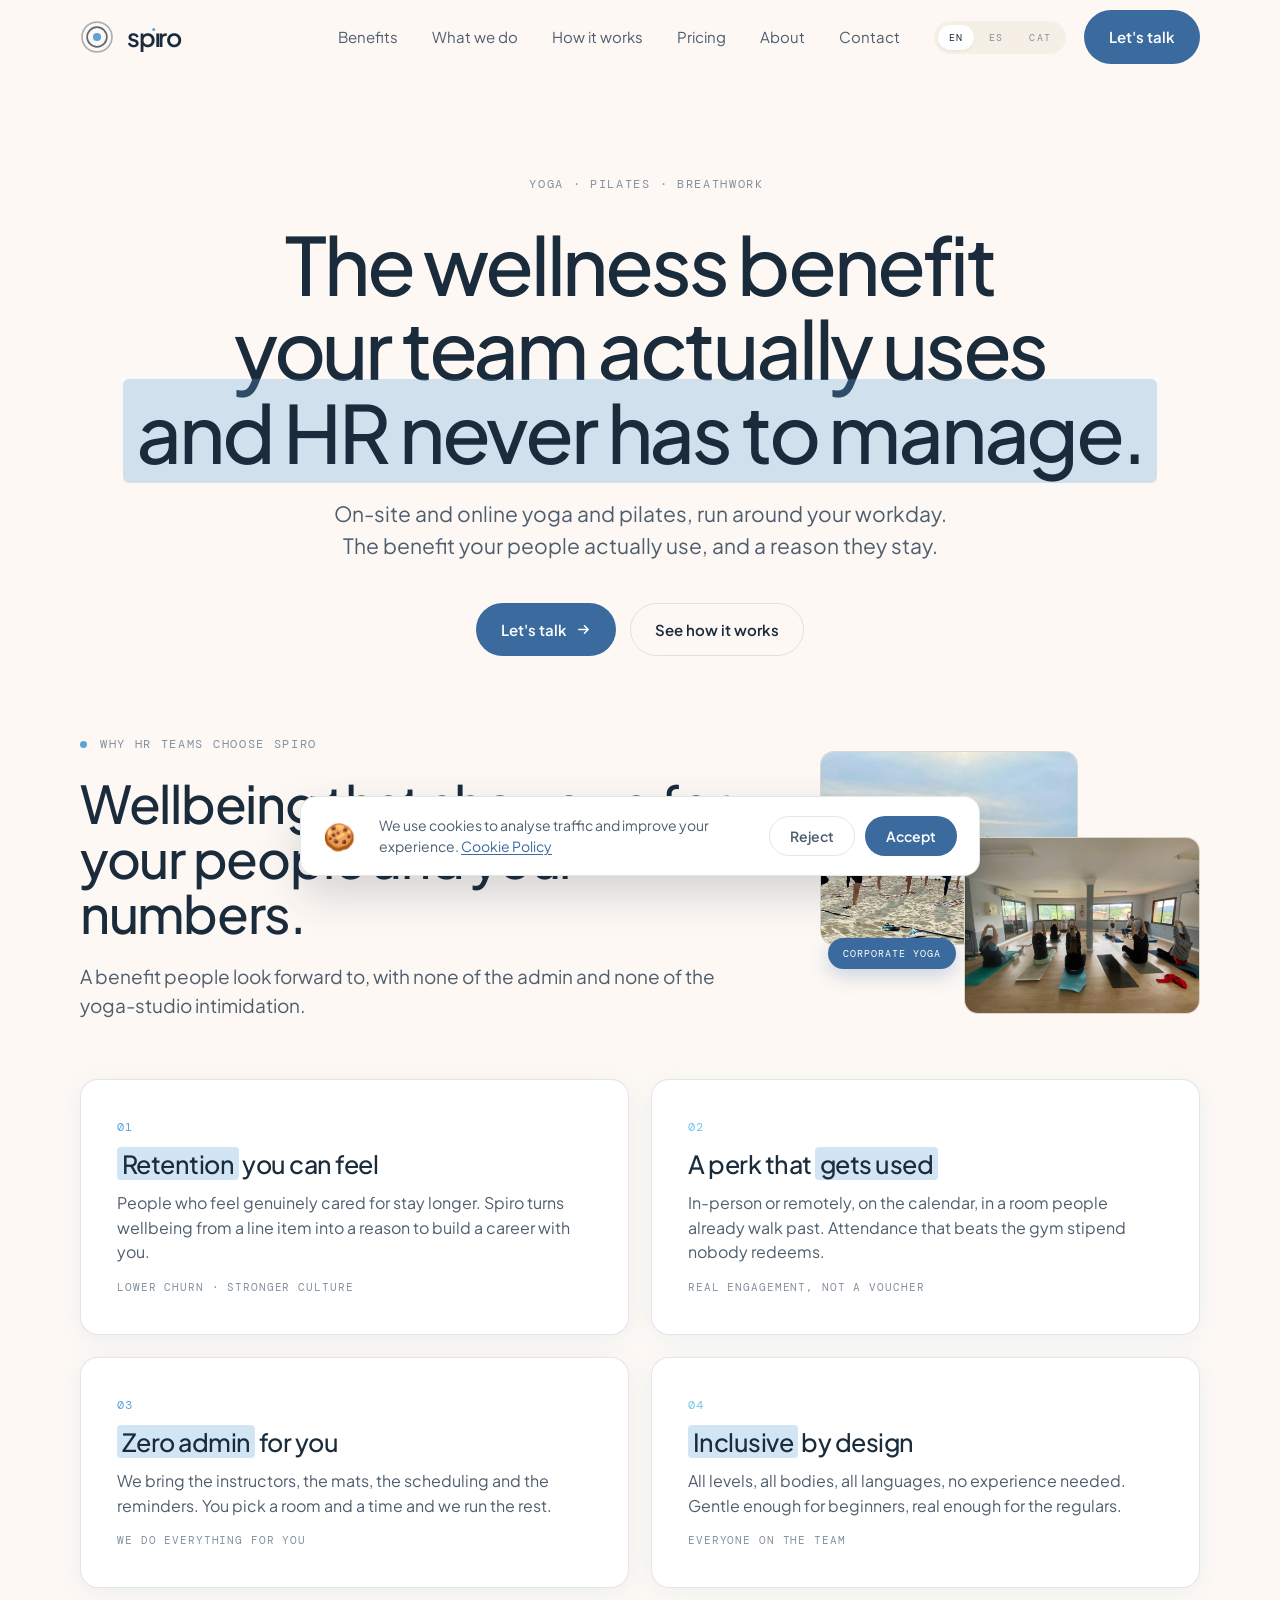
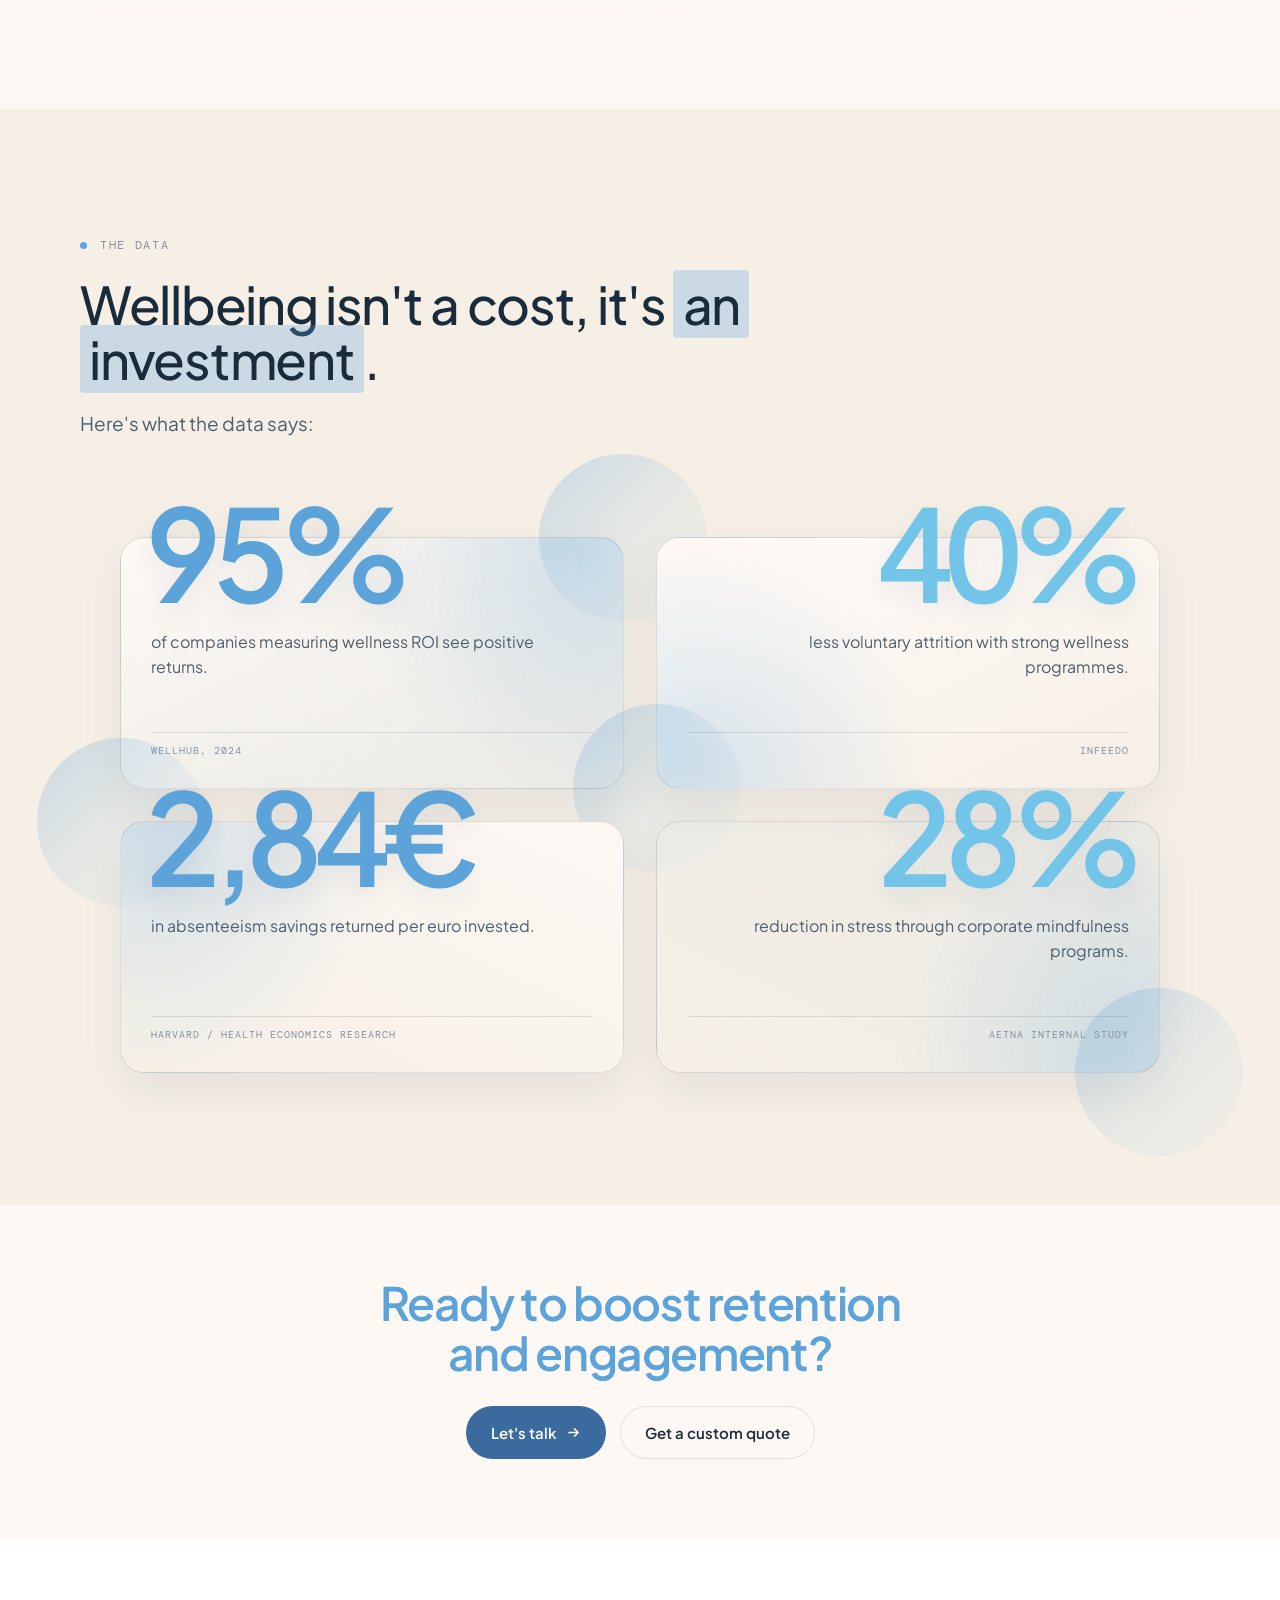
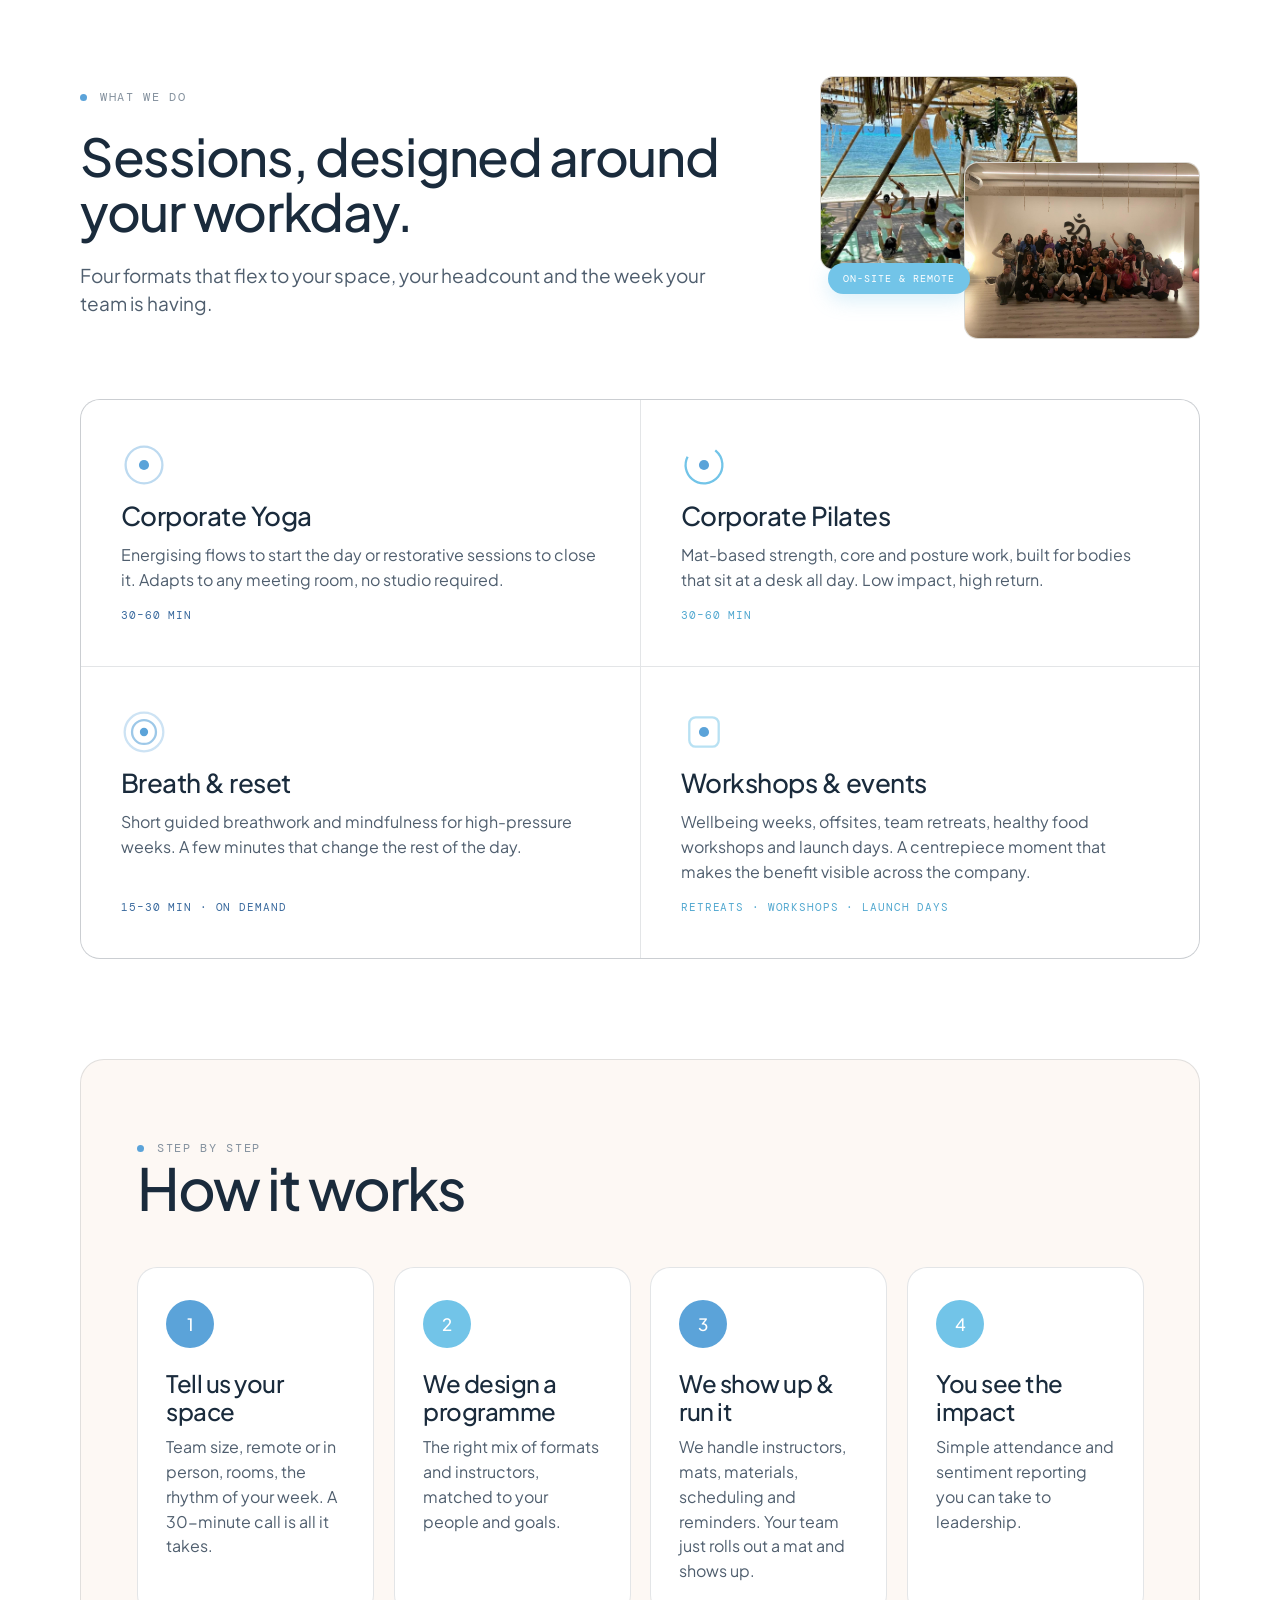
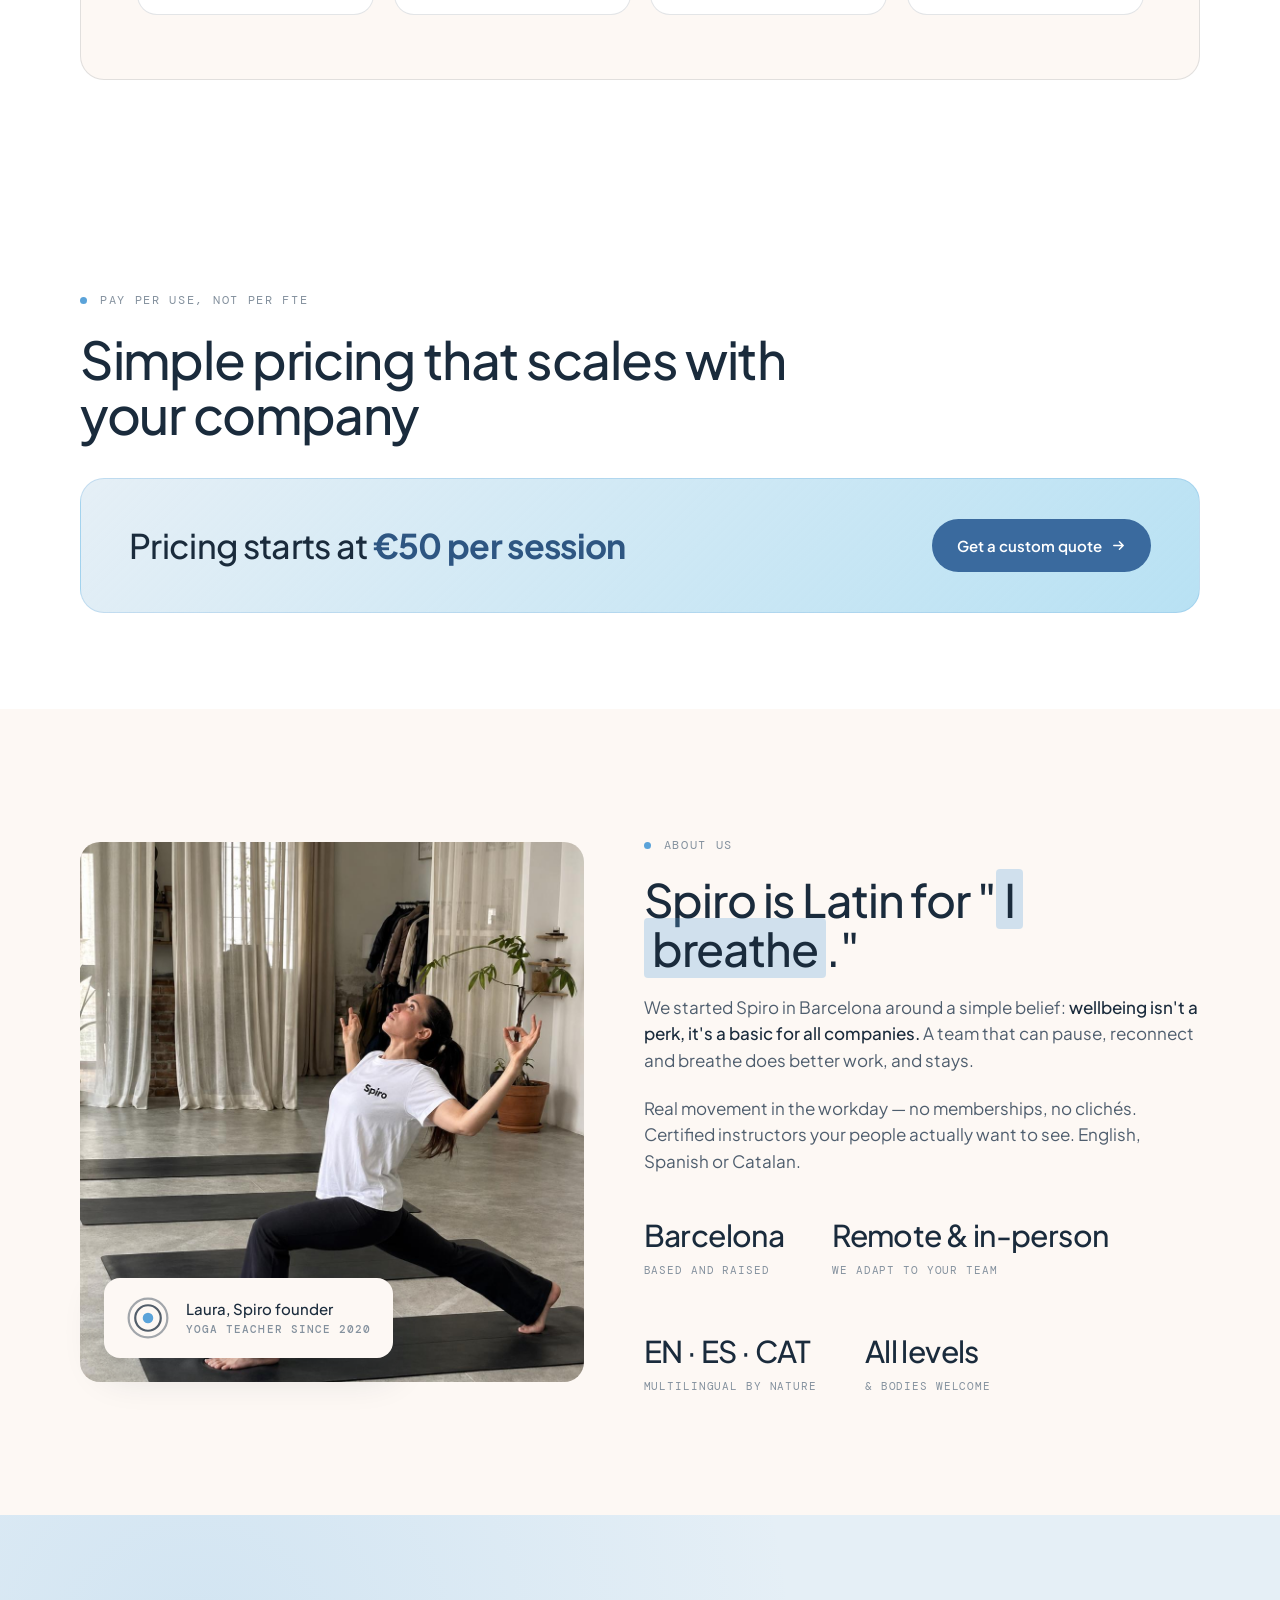
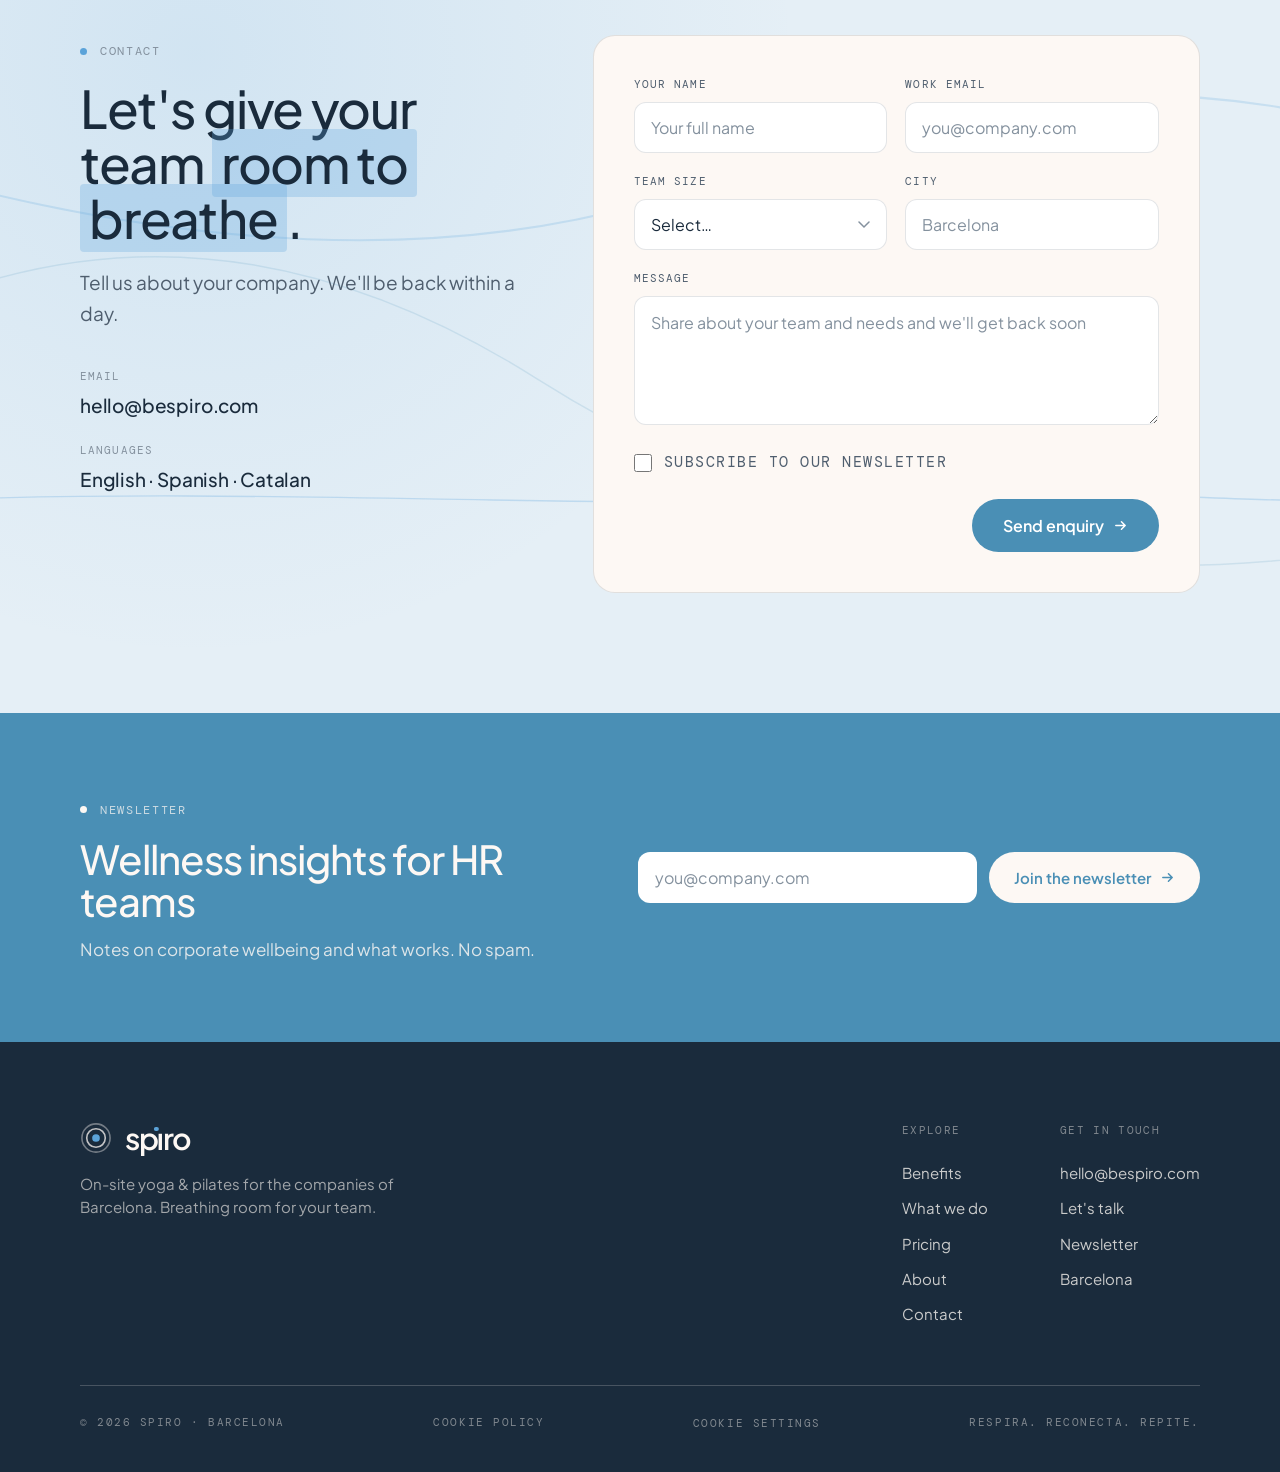
<file: index.html>
<!DOCTYPE html>
<html lang="en">
<head>
  <meta charset="UTF-8">
  <meta name="viewport" content="width=device-width, initial-scale=1.0">
  <title>Spiro | Corporate Yoga, Breathwork & Pilates, in person and on-line</title>
  <meta name="description" content="On-site yoga, breathwork, and pilates for companies. Corporate benefits in Barcelona and Spain.">
  <link rel="canonical" id="canonical" href="https://bespiro.com/">
  <link rel="alternate" hreflang="en" href="https://bespiro.com/">
  <link rel="alternate" hreflang="es" href="https://bespiro.com/es">
  <link rel="alternate" hreflang="ca" href="https://bespiro.com/ca">
  <link rel="alternate" hreflang="x-default" href="https://bespiro.com/">
  <link rel="icon" href="data:image/svg+xml,<svg xmlns='http://www.w3.org/2000/svg' viewBox='0 0 100 100'><circle cx='50' cy='50' r='12' fill='%233A6A9E'/></svg>">
  <link rel="preconnect" href="https://fonts.googleapis.com">
  <link rel="preconnect" href="https://fonts.gstatic.com" crossorigin>
  <link href="https://fonts.googleapis.com/css2?family=Plus+Jakarta+Sans:wght@400;500;600;700&family=DM+Mono:wght@400;500&display=swap" rel="stylesheet">
  <link rel="stylesheet" href="/css/styles.css?v=20260622b">
  <script>
    (function () {
      var theme = new URLSearchParams(window.location.search).get('theme');
      if (!/^palette-[1-7]$/.test(theme)) return;
      document.documentElement.setAttribute('data-theme', theme);
      document.write('<link rel="stylesheet" href="/css/themes.css">');
    })();
  </script>
</head>
<body>

  <!-- Navigation -->
  <nav class="nav" id="nav">
    <div class="wrap nav-row">
      <a class="brand" href="#top" aria-label="Spiro home">
        <svg class="mk" width="34" height="34" viewBox="0 0 100 100" aria-hidden="true">
          <circle class="ring" cx="50" cy="50" r="44" opacity=".35"/>
          <circle class="ring" cx="50" cy="50" r="29" opacity=".7"/>
          <circle class="dot" cx="50" cy="50" r="12"/>
        </svg>
        <span class="wordmark">sp<span class="idot">ı<span class="tit"></span></span>ro</span>
      </a>

      <button class="nav-toggle" id="navToggle" aria-label="Toggle menu" aria-expanded="false">
        <span></span><span></span>
      </button>

      <div class="nav-menu" id="navMenu">
        <div class="nav-links">
          <a href="#benefits" data-i18n="nav.benefits">Benefits</a>
          <a href="#offering" data-i18n="nav.whatWeDo">What we do</a>
          <a href="#how" data-i18n="nav.howItWorks">How it works</a>
          <a href="#pricing" data-i18n="nav.pricing">Pricing</a>
          <a href="#about" data-i18n="nav.about">About</a>
          <a href="#contact" data-i18n="nav.connect">Contact</a>
        </div>
        <div class="nav-cta">
          <div class="lang-switcher" role="group" aria-label="Language">
            <button class="lang-btn active" data-lang="en" aria-pressed="true">EN</button>
            <button class="lang-btn" data-lang="es" aria-pressed="false">ES</button>
            <button class="lang-btn" data-lang="ca" aria-pressed="false">CAT</button>
          </div>
          <a class="btn btn-primary" href="#contact" data-i18n="nav.cta">Let's talk</a>
        </div>
      </div>
    </div>
  </nav>

  <div class="intro">
  <!-- Hero -->
  <header class="hero" id="top">
    <div class="wrap hero-inner">
      <span class="hero-eyebrow mono"><span class="dotmk"></span><span data-i18n="hero.eyebrow">Yoga · pilates · breathwork</span></span>
      <h1 data-i18n-html="hero.title"><span class="hero-line">The wellness benefit</span><span class="hero-line">your team actually uses</span><span class="hero-line"><em>and HR never has to manage.</em></span></h1>
      <p class="lead hero-lead" data-i18n-html="hero.subtitle"><span class="hero-subline">On-site and online yoga and pilates, run around your workday.</span><span class="hero-subline">The benefit your people actually use, and a reason they stay.</span></p>
      <div class="hero-cta">
        <a class="btn btn-primary btn-arrow" href="#contact">
          <span data-i18n="hero.ctaPrimary">Let's talk</span>
          <svg viewBox="0 0 16 16" fill="none" aria-hidden="true"><path d="M3 8h10M9 4l4 4-4 4" stroke="currentColor" stroke-width="1.6" stroke-linecap="round" stroke-linejoin="round"/></svg>
        </a>
        <a class="btn btn-ghost" href="#offering" data-i18n="hero.ctaSecondary">See how it works</a>
      </div>
    </div>
  </header>

  <!-- Benefits -->
  <section class="benefits" id="benefits">
    <div class="wrap">
      <div class="sec-head-row">
        <div class="sec-head">
          <span class="eyebrow mono"><span class="dotmk"></span><span data-i18n="benefits.eyebrow">Why HR teams choose Spiro</span></span>
          <h2 data-i18n="benefits.title">Wellbeing that shows up for your people and your numbers.</h2>
          <p class="lead" data-i18n="benefits.desc">A benefit people look forward to, with none of the admin and none of the yoga-studio intimidation.</p>
        </div>
        <div class="photo-stack">
          <img
            class="photo-stack-item photo-stack-item--back"
            src="/assets/class-benefits-1.jpg"
            alt="Spiro on-site yoga class with a corporate team"
            data-i18n-alt="benefits.photos.alt1"
            width="320"
            height="240"
            loading="lazy"
            onerror="this.onerror=null;this.src='/assets/hero.jpg'"
          >
          <img
            class="photo-stack-item photo-stack-item--front"
            src="/assets/class-benefits-2.jpg"
            alt="Team breathwork session in a meeting room"
            data-i18n-alt="benefits.photos.alt2"
            width="300"
            height="225"
            loading="lazy"
            onerror="this.onerror=null;this.src='/assets/profile.jpg'"
          >
          <span class="photo-stack-badge mono" data-i18n="benefits.photos.badge">Corporate yoga</span>
        </div>
      </div>
      <div class="ben-grid">
        <article class="ben">
          <div class="n">01</div>
          <h3 data-i18n-html="benefits.engagement.title"><span class="title-hl">Retention</span> you can feel</h3>
          <p data-i18n="benefits.engagement.desc">People who feel genuinely cared for stay longer. Spiro turns wellbeing from a line item into a reason to build a career with you.</p>
          <div class="tail" data-i18n="benefits.engagement.tail">Lower churn · stronger culture</div>
        </article>
        <article class="ben">
          <div class="n">02</div>
          <h3 data-i18n-html="benefits.satisfaction.title">A perk that <span class="title-hl">gets used</span></h3>
          <p data-i18n="benefits.satisfaction.desc">In-person or remotely, on the calendar, in a room people already walk past. Attendance that beats the gym stipend nobody redeems.</p>
          <div class="tail" data-i18n="benefits.satisfaction.tail">Real engagement, not a voucher</div>
        </article>
        <article class="ben">
          <div class="n">03</div>
          <h3 data-i18n-html="benefits.hr.title"><span class="title-hl">Zero admin</span> for you</h3>
          <p data-i18n="benefits.hr.desc">We bring the instructors, the mats, the scheduling and the reminders. You pick a room and a time and we run the rest.</p>
          <div class="tail" data-i18n="benefits.hr.tail">We do everything for you</div>
        </article>
        <article class="ben">
          <div class="n">04</div>
          <h3 data-i18n-html="benefits.productivity.title"><span class="title-hl">Inclusive</span> by design</h3>
          <p data-i18n="benefits.productivity.desc">All levels, all bodies, all languages, no experience needed. Gentle enough for beginners, real enough for the regulars.</p>
          <div class="tail" data-i18n="benefits.productivity.tail">Everyone on the team</div>
        </article>
      </div>
    </div>
  </section>
  </div>

  <!-- Data -->
  <section class="data" id="data">
    <div class="wrap">
      <div class="sec-head">
        <span class="eyebrow mono"><span class="dotmk"></span><span data-i18n="data.eyebrow">The data</span></span>
        <h2 data-i18n-html="data.title">Wellbeing isn't a cost, it's <span class="title-hl">an investment</span>.</h2>
        <p class="lead" data-i18n="data.desc">Here's what the data says:</p>
      </div>
      <div class="data-band">
        <div class="data-grid">
          <article class="data-stat">
            <div class="data-num" data-i18n="data.stat1.num">95%</div>
            <p data-i18n="data.stat1.desc">of companies measuring wellness ROI see positive returns.</p>
            <cite class="data-source mono" data-i18n="data.stat1.source">Wellhub, 2024</cite>
          </article>
          <article class="data-stat">
            <div class="data-num" data-i18n="data.stat2.num">40%</div>
            <p data-i18n="data.stat2.desc">less voluntary attrition with strong wellness programmes.</p>
            <cite class="data-source mono" data-i18n="data.stat2.source">Infeedo</cite>
          </article>
          <article class="data-stat">
            <div class="data-num" data-i18n="data.stat3.num">2,84€</div>
            <p data-i18n="data.stat3.desc">in absenteeism savings returned per euro invested.</p>
            <cite class="data-source mono" data-i18n="data.stat3.source">Harvard / health economics research</cite>
          </article>
          <article class="data-stat">
            <div class="data-num" data-i18n="data.stat4.num">28%</div>
            <p data-i18n="data.stat4.desc">reduction in stress through corporate mindfulness programs.</p>
            <cite class="data-source mono" data-i18n="data.stat4.source">Aetna internal study</cite>
          </article>
        </div>
      </div>
    </div>
  </section>

  <!-- CTA after data -->
  <div class="section-cta section-cta--after-data">
    <div class="wrap">
      <div class="section-cta-inner">
        <p class="section-cta-text" data-i18n="cta.afterData.text">Ready to boost retention and engagement?</p>
        <div class="section-cta-actions">
          <a class="btn btn-primary btn-arrow" href="#contact">
            <span data-i18n="cta.afterData.button">Let's talk</span>
            <svg viewBox="0 0 16 16" fill="none" aria-hidden="true"><path d="M3 8h10M9 4l4 4-4 4" stroke="currentColor" stroke-width="1.6" stroke-linecap="round" stroke-linejoin="round"/></svg>
          </a>
          <a class="btn btn-ghost section-cta-btn-secondary" href="#pricing" data-i18n="cta.afterData.button2">Get a custom quote</a>
        </div>
      </div>
    </div>
  </div>

  <!-- What we do + How it works -->
  <section class="offering" id="offering">
    <div class="wrap">
      <div class="sec-head-row">
        <div class="sec-head">
          <span class="eyebrow mono"><span class="dotmk"></span><span data-i18n="whatWeDo.eyebrow">What we do</span></span>
          <h2 data-i18n="whatWeDo.title">Sessions, designed around your workday.</h2>
          <p class="lead" data-i18n="whatWeDo.desc">Four formats that flex to your space, your headcount and the week your team is having.</p>
        </div>
        <div class="photo-stack">
          <img
            class="photo-stack-item photo-stack-item--back"
            src="/assets/class-offering-1.jpg"
            alt="On-site pilates session at a Barcelona office"
            data-i18n-alt="offering.photos.alt1"
            width="320"
            height="240"
            loading="lazy"
            onerror="this.onerror=null;this.src='/assets/profile.jpg'"
          >
          <img
            class="photo-stack-item photo-stack-item--front"
            src="/assets/class-offering-2.jpg"
            alt="Remote yoga class with employees at their desks"
            data-i18n-alt="offering.photos.alt2"
            width="300"
            height="225"
            loading="lazy"
            onerror="this.onerror=null;this.src='/assets/hero.jpg'"
          >
          <span class="photo-stack-badge mono" data-i18n="offering.photos.badge">On-site & remote</span>
        </div>
      </div>
      <div class="off-grid">
        <article class="off">
          <svg class="mk ic" viewBox="0 0 100 100" aria-hidden="true"><circle class="ring" cx="50" cy="50" r="40" opacity=".4" stroke="currentColor"/><circle class="dot" cx="50" cy="50" r="11"/></svg>
          <h3 data-i18n="whatWeDo.yoga.title">Corporate Yoga</h3>
          <p data-i18n="whatWeDo.yoga.desc">Energising flows to start the day or restorative sessions to close it. Adapts to any meeting room, no studio required.</p>
          <div class="fmt" data-i18n="whatWeDo.yoga.fmt">30–60 min · weekly or biweekly</div>
        </article>
        <article class="off">
          <svg class="mk ic" viewBox="0 0 100 100" aria-hidden="true"><circle cx="50" cy="50" r="40" fill="none" stroke="currentColor" stroke-width="5" stroke-dasharray="178 70" transform="rotate(-50 50 50)"/><circle class="dot" cx="50" cy="50" r="11"/></svg>
          <h3 data-i18n="whatWeDo.pilates.title">Corporate Pilates</h3>
          <p data-i18n="whatWeDo.pilates.desc">Mat-based strength, core and posture work — built for bodies that sit at a desk all day. Low impact, high return.</p>
          <div class="fmt" data-i18n="whatWeDo.pilates.fmt">30–60 min</div>
        </article>
        <article class="off">
          <svg class="mk ic" viewBox="0 0 100 100" aria-hidden="true"><circle class="ring" cx="50" cy="50" r="42" opacity=".3" stroke="currentColor"/><circle class="ring" cx="50" cy="50" r="26" opacity=".6" stroke="currentColor"/><circle class="dot" cx="50" cy="50" r="9"/></svg>
          <h3 data-i18n="whatWeDo.breathwork.title">Breath & reset</h3>
          <p data-i18n="whatWeDo.breathwork.desc">Short guided breathwork and mindfulness for high-pressure weeks. A few minutes that change the rest of the day.</p>
          <div class="fmt" data-i18n="whatWeDo.breathwork.fmt">15–30 min · on demand</div>
        </article>
        <article class="off">
          <svg class="mk ic" viewBox="0 0 100 100" aria-hidden="true"><rect x="18" y="18" width="64" height="64" rx="14" fill="none" stroke="currentColor" stroke-width="5" opacity=".5"/><circle class="dot" cx="50" cy="50" r="11"/></svg>
          <h3 data-i18n="whatWeDo.workshops.title">Workshops & events</h3>
          <p data-i18n="whatWeDo.workshops.desc">Wellbeing weeks, offsites, team retreats, healthy food workshops and launch days. A centrepiece moment that makes the benefit visible across the company.</p>
          <div class="fmt" data-i18n="whatWeDo.workshops.fmt">Retreats · workshops · launch days</div>
        </article>
      </div>

      <div class="how" id="how">
        <div class="how-head sec-head">
          <span class="eyebrow mono"><span class="dotmk"></span><span data-i18n="howItWorks.kicker">Step by step</span></span>
          <h2 data-i18n="howItWorks.eyebrow">How it works</h2>
        </div>
        <div class="steps">
          <article class="step">
            <div class="sn">1</div>
            <h4 data-i18n="howItWorks.step1.title">Tell us your space</h4>
            <p data-i18n="howItWorks.step1.desc">Team size, remote or in person, rooms, the rhythm of your week. A 30-minute call is all it takes.</p>
          </article>
          <article class="step">
            <div class="sn">2</div>
            <h4 data-i18n="howItWorks.step2.title">We design a programme</h4>
            <p data-i18n="howItWorks.step2.desc">The right mix of formats and instructors, matched to your people and goals.</p>
          </article>
          <article class="step">
            <div class="sn">3</div>
            <h4 data-i18n="howItWorks.step3.title">We show up & run it</h4>
            <p data-i18n="howItWorks.step3.desc">We handle instructors, mats, materials, scheduling and reminders. Your team just rolls out a mat and shows up.</p>
          </article>
          <article class="step">
            <div class="sn">4</div>
            <h4 data-i18n="howItWorks.step4.title">You see the impact</h4>
            <p data-i18n="howItWorks.step4.desc">Simple attendance and sentiment reporting you can take to leadership.</p>
          </article>
        </div>
      </div>
    </div>
  </section>

  <!-- Pricing -->
  <section class="pricing" id="pricing">
    <div class="wrap">
      <div class="sec-head calc-head">
        <span class="eyebrow mono"><span class="dotmk"></span><span data-i18n="calc.kicker">Pay per use, not per FTE</span></span>
        <h2 data-i18n="calc.title">Simple pricing that scales with your company</h2>
      </div>

      <div class="pricing-banner">
        <div class="pricing-banner-inner">
          <p class="pricing-banner-text" data-i18n-html="pricing.bannerText">Pricing starts at <strong>€50 per session</strong></p>
          <a class="btn btn-primary btn-arrow" href="#contact">
            <span data-i18n="calc.cta">Get a custom quote</span>
            <svg viewBox="0 0 16 16" fill="none" aria-hidden="true"><path d="M3 8h10M9 4l4 4-4 4" stroke="currentColor" stroke-width="1.6" stroke-linecap="round" stroke-linejoin="round"/></svg>
          </a>
        </div>
      </div>
    </div>
  </section>

  <!-- About -->
  <section class="about" id="about">
    <div class="wrap about-grid">
      <div class="about-visual">
        <img
          src="/assets/profile.jpg"
          alt="Laura — Founder of Spiro"
          class="about-image"
          data-i18n-alt="about.imageAlt"
          onerror="this.src='https://images.unsplash.com/photo-1544005313-94ddf0286df2?w=700&h=900&fit=crop&crop=face'"
        >
        <div class="hero-badge">
          <svg class="mk breathe" width="44" height="44" viewBox="0 0 100 100" aria-hidden="true">
            <circle class="ring r1" cx="50" cy="50" r="44" opacity=".4"/>
            <circle class="ring r2" cx="50" cy="50" r="29" opacity=".75"/>
            <circle class="dot" cx="50" cy="50" r="12"/>
          </svg>
          <div class="txt">
            <span data-i18n="about.badgeTitle">Laura, Spiro founder</span>
            <span data-i18n="about.badgeSub">Yoga teacher since 2020</span>
          </div>
        </div>
      </div>
      <div class="about-copy">
        <span class="eyebrow mono"><span class="dotmk"></span><span data-i18n="about.eyebrow">About us</span></span>
        <h2 data-i18n-html="about.title">Spiro is Latin for "<span class="title-hl">I breathe</span>."</h2>
        <p data-i18n-html="about.p1">We started Spiro in Barcelona around a simple belief: <span class="hl">wellbeing isn't a perk, it's a basic for all companies.</span> A team that can pause, reconnect and breathe does better work, and stays.</p>
        <p data-i18n="about.p2">Real movement in the workday — no memberships, no clichés. Certified instructors your people actually want to see. English, Spanish or Catalan.</p>
        <div class="about-meta">
          <div class="m"><div class="k" data-i18n="about.meta1.k">Barcelona</div><div class="v" data-i18n="about.meta1.v">Based and raised</div></div>
          <div class="m"><div class="k" data-i18n="about.meta2.k">Remote & in-person</div><div class="v" data-i18n="about.meta2.v">We adapt to your team</div></div>
          <div class="m"><div class="k" data-i18n="about.meta3.k">EN · ES · CAT</div><div class="v" data-i18n="about.meta3.v">Multilingual by nature</div></div>
          <div class="m"><div class="k" data-i18n="about.meta4.k">All levels</div><div class="v" data-i18n="about.meta4.v">& bodies welcome</div></div>
        </div>
      </div>
    </div>
  </section>

  <!-- Contact -->
  <section class="contact breath-lines" id="contact">
    <div class="wrap contact-grid">
      <div class="contact-info-block">
        <span class="eyebrow mono"><span class="dotmk"></span><span data-i18n="connect.eyebrow">Contact</span></span>
        <h2 data-i18n-html="connect.title">Let's give your team <span class="title-hl">room to breathe</span>.</h2>
        <p class="lead" data-i18n="connect.desc">Tell us about your company. We'll be back within a day.</p>
        <div class="contact-info">
          <div class="ci-item">
            <div class="k" data-i18n="connect.emailLabel">Email</div>
            <div class="v"><a href="mailto:hello@bespiro.com">hello@bespiro.com</a></div>
          </div>
          <div class="ci-item">
            <div class="k" data-i18n="connect.langLabel">Languages</div>
            <div class="v" data-i18n="connect.langs">English · Spanish · Catalan</div>
          </div>
        </div>
      </div>

      <form class="card" id="contactForm" action="https://formspree.io/f/mrevpang" method="POST" novalidate>
        <div class="field row2">
          <div class="field">
            <label for="name" data-i18n="form.name">Your name</label>
            <input id="name" name="name" type="text" required autocomplete="name" data-i18n-placeholder="form.namePlaceholder">
          </div>
          <div class="field">
            <label for="email" data-i18n="form.email">Work email</label>
            <input id="email" name="email" type="email" required autocomplete="email" data-i18n-placeholder="form.emailPlaceholder">
          </div>
        </div>
        <div class="field row2">
          <div class="field">
            <label for="teamSize" data-i18n="form.teamSize">Team size</label>
            <select id="teamSize" name="teamSize">
              <option value="" data-i18n="form.teamSizePlaceholder">Select…</option>
              <option value="1-10" data-i18n="form.size1">1–10 people</option>
              <option value="11-50" data-i18n="form.size2">11–50 people</option>
              <option value="51-200" data-i18n="form.size3">51–200 people</option>
              <option value="200+" data-i18n="form.size4">200+ people</option>
            </select>
          </div>
          <div class="field">
            <label for="city" data-i18n="form.city">City</label>
            <input id="city" name="city" type="text" autocomplete="address-level2" data-i18n-placeholder="form.cityPlaceholder">
          </div>
        </div>
        <div class="field">
          <label for="message" data-i18n="form.message">Message</label>
          <textarea id="message" name="message" rows="4" data-i18n-placeholder="form.messagePlaceholder"></textarea>
        </div>
        <label class="field-check">
          <input id="newsletterOptIn" name="newsletter" type="checkbox" value="yes">
          <span data-i18n="form.newsletter">Subscribe to our newsletter</span>
        </label>
        <p class="form-error hidden" id="formError" role="alert" data-i18n="form.error">Something went wrong. Please try again or email hello@bespiro.com.</p>
        <div class="form-foot">
          <button class="btn btn-primary btn-submit btn-arrow" type="submit">
            <span data-i18n="form.submit">Send enquiry</span>
            <svg viewBox="0 0 16 16" fill="none" aria-hidden="true"><path d="M3 8h10M9 4l4 4-4 4" stroke="currentColor" stroke-width="1.6" stroke-linecap="round" stroke-linejoin="round"/></svg>
          </button>
        </div>
      </form>

      <div class="form-done hidden" id="formDone" aria-live="polite">
        <svg class="mk breathe" width="60" height="60" viewBox="0 0 100 100" aria-hidden="true">
          <circle class="ring r1" cx="50" cy="50" r="44" opacity=".4"/>
          <circle class="ring r2" cx="50" cy="50" r="29" opacity=".75"/>
          <circle class="dot" cx="50" cy="50" r="12"/>
        </svg>
        <h3 data-i18n="form.doneTitle">Thank you!</h3>
        <p data-i18n="form.success">Your enquiry is on its way. Seat back and relax, we'll be in touch soon :)</p>
      </div>
    </div>
  </section>

  <!-- Newsletter -->
  <section class="newsletter" id="newsletter">
    <div class="wrap">
      <div class="newsletter-band">
        <div class="newsletter-copy">
          <span class="eyebrow mono"><span class="dotmk"></span><span data-i18n="newsletter.eyebrow">Newsletter</span></span>
          <h2 data-i18n="newsletter.title">Wellness insights for HR teams</h2>
          <p data-i18n="newsletter.desc">Notes on corporate wellbeing and what works. No spam.</p>
        </div>
        <form class="newsletter-form" id="newsletterForm" action="https://formspree.io/f/mvznaayk" method="POST" novalidate>
          <div class="newsletter-row" id="newsletterFields">
            <label class="sr-only" for="newsletterEmail" data-i18n="newsletter.emailLabel">Email</label>
            <input id="newsletterEmail" name="email" type="email" required autocomplete="email" data-i18n-placeholder="newsletter.emailPlaceholder">
            <button class="btn btn-light btn-arrow" type="submit">
              <span data-i18n="newsletter.submit">Join the newsletter</span>
              <svg viewBox="0 0 16 16" fill="none" aria-hidden="true"><path d="M3 8h10M9 4l4 4-4 4" stroke="currentColor" stroke-width="1.6" stroke-linecap="round" stroke-linejoin="round"/></svg>
            </button>
          </div>
          <p class="newsletter-error hidden" id="newsletterError" role="alert" data-i18n="newsletter.error">Something went wrong. Please try again or email hello@bespiro.com.</p>
          <p class="newsletter-done hidden" id="newsletterDone" aria-live="polite" data-i18n="newsletter.success">You're in. Watch your inbox for our next note.</p>
        </form>
      </div>
    </div>
  </section>

  <!-- Footer -->
  <footer>
    <div class="wrap">
      <div class="foot-top">
        <div class="foot-brand">
          <a class="brand" href="#top">
            <svg class="mk" width="32" height="32" viewBox="0 0 100 100" aria-hidden="true">
              <circle class="ring" cx="50" cy="50" r="44" opacity=".4" stroke="var(--bone)"/>
              <circle class="ring" cx="50" cy="50" r="29" opacity=".75" stroke="var(--bone)"/>
              <circle class="dot" cx="50" cy="50" r="12"/>
            </svg>
            <span class="wordmark">sp<span class="idot">ı<span class="tit"></span></span>ro</span>
          </a>
          <p data-i18n="footer.desc">On-site yoga & pilates for the companies of Barcelona. Breathing room for your team.</p>
        </div>
        <div class="foot-cols">
          <div class="foot-col">
            <div class="h" data-i18n="footer.explore">Explore</div>
            <a href="#benefits" data-i18n="nav.benefits">Benefits</a>
            <a href="#offering" data-i18n="nav.whatWeDo">What we do</a>
            <a href="#pricing" data-i18n="nav.pricing">Pricing</a>
            <a href="#about" data-i18n="nav.about">About</a>
            <a href="#contact" data-i18n="nav.connect">Contact</a>
          </div>
          <div class="foot-col">
            <div class="h" data-i18n="footer.getInTouch">Get in touch</div>
            <a href="mailto:hello@bespiro.com">hello@bespiro.com</a>
            <a href="#contact" data-i18n="nav.cta">Let's talk</a>
            <a href="#newsletter" data-i18n="footer.newsletter">Newsletter</a>
            <a href="#top">Barcelona</a>
          </div>
        </div>
      </div>
      <div class="foot-bottom">
        <span class="mono">&copy; 2026 Spiro · Barcelona</span>
        <a class="mono" href="/cookie-policy.html" data-i18n="footer.cookies">Cookie Policy</a>
        <button type="button" class="mono foot-link-btn" data-cookie-settings data-i18n="footer.cookieSettings">Cookie settings</button>
        <span class="mono" data-i18n="footer.tagline">Respira. Reconecta. Repite.</span>
      </div>
    </div>
  </footer>

  <!-- Exit-intent newsletter popup -->
  <div class="exit-popup" id="exitPopup" hidden aria-hidden="true">
    <div class="exit-popup-backdrop" id="exitPopupBackdrop"></div>
    <div class="exit-popup-panel" role="dialog" aria-modal="true" aria-labelledby="exitPopupTitle">
      <div class="exit-popup-pattern" aria-hidden="true"></div>
      <button class="exit-popup-close" id="exitPopupClose" type="button" aria-label="Close">
        <svg viewBox="0 0 16 16" fill="none" aria-hidden="true"><path d="M4 4l8 8M12 4l-8 8" stroke="currentColor" stroke-width="1.6" stroke-linecap="round"/></svg>
      </button>
      <div class="exit-popup-content">
        <span class="exit-popup-eyebrow mono">
          <svg class="mk" width="18" height="18" viewBox="0 0 100 100" aria-hidden="true">
            <circle class="ring" cx="50" cy="50" r="44" opacity=".45" stroke="currentColor" fill="none"/>
            <circle class="ring" cx="50" cy="50" r="29" opacity=".75" stroke="currentColor" fill="none"/>
            <circle class="dot" cx="50" cy="50" r="12"/>
          </svg>
          <span data-i18n="newsletter.popup.eyebrow">For HR leaders</span>
        </span>
        <h2 id="exitPopupTitle" data-i18n="newsletter.popup.title">Wellbeing that works, straight to your inbox.</h2>
        <p class="exit-popup-desc" data-i18n="newsletter.popup.desc">Occasional notes on HR best practices, retention, team wellbeing and what actually moves the needle.</p>
        <form class="exit-popup-form" id="exitPopupForm" novalidate>
          <label class="sr-only" for="exitPopupEmail" data-i18n="newsletter.emailLabel">Email</label>
          <div class="exit-popup-row" id="exitPopupFields">
            <input id="exitPopupEmail" name="email" type="email" required autocomplete="email" data-i18n-placeholder="newsletter.emailPlaceholder">
            <button class="exit-popup-submit" type="submit">
              <span data-i18n="newsletter.submit">Join the newsletter</span>
              <svg viewBox="0 0 16 16" fill="none" aria-hidden="true"><path d="M3 8h10M9 4l4 4-4 4" stroke="currentColor" stroke-width="1.6" stroke-linecap="round" stroke-linejoin="round"/></svg>
            </button>
          </div>
          <p class="exit-popup-error hidden" id="exitPopupError" role="alert" data-i18n="newsletter.error">Something went wrong. Please try again or email hello@bespiro.com.</p>
          <p class="exit-popup-done hidden" id="exitPopupDone" aria-live="polite" data-i18n="newsletter.success">You're in. Watch your inbox for our next note.</p>
        </form>
        <p class="exit-popup-disclaimer">
          <svg viewBox="0 0 20 20" fill="none" aria-hidden="true"><path d="M10 2.5l6.5 2.5v5c0 4.1-2.8 7.9-6.5 9-3.7-1.1-6.5-4.9-6.5-9v-5L10 2.5z" stroke="currentColor" stroke-width="1.4" stroke-linejoin="round"/></svg>
          <span data-i18n="newsletter.popup.disclaimer">About one email a month. No spam, unsubscribe anytime.</span>
        </p>
        <button class="exit-popup-dismiss" id="exitPopupDismiss" type="button">
          <span data-i18n-html="newsletter.popup.dismiss"><u>Maybe later</u>, I'm not focused on retention right now</span>
        </button>
      </div>
    </div>
  </div>

  <script src="/js/i18n.js?v=20260622"></script>
  <script src="/js/motion.js?v=20260616"></script>
  <script src="/js/main.js?v=20260616"></script>
  <script src="/js/consent.js?v=20260617c"></script>
  <script>
    (function () {
      var theme = new URLSearchParams(window.location.search).get('theme');
      if (!/^palette-[1-7]$/.test(theme)) return;

      var labels = {
        'palette-1': '1 · Cream & teal',
        'palette-2': '2 · Yellow & blue',
        'palette-3': '3 · Dusty blue',
        'palette-4': '4 · Sage & yellow',
        'palette-5': '5 · Twilight violet',
        'palette-6': '6 · Forest calm',
        'palette-7': '7 · Steel'
      };

      document.addEventListener('DOMContentLoaded', function () {
        var bar = document.createElement('aside');
        bar.className = 'theme-preview-bar';
        bar.innerHTML =
          'Preview: <strong>' + labels[theme] + '</strong>' +
          ' · <a href="/theme-lab.html">Color lab</a>' +
          ' · <a href="/">Exit preview</a>';
        document.body.insertBefore(bar, document.body.firstChild);
      });
    })();
  </script>
</body>
</html>
</file>
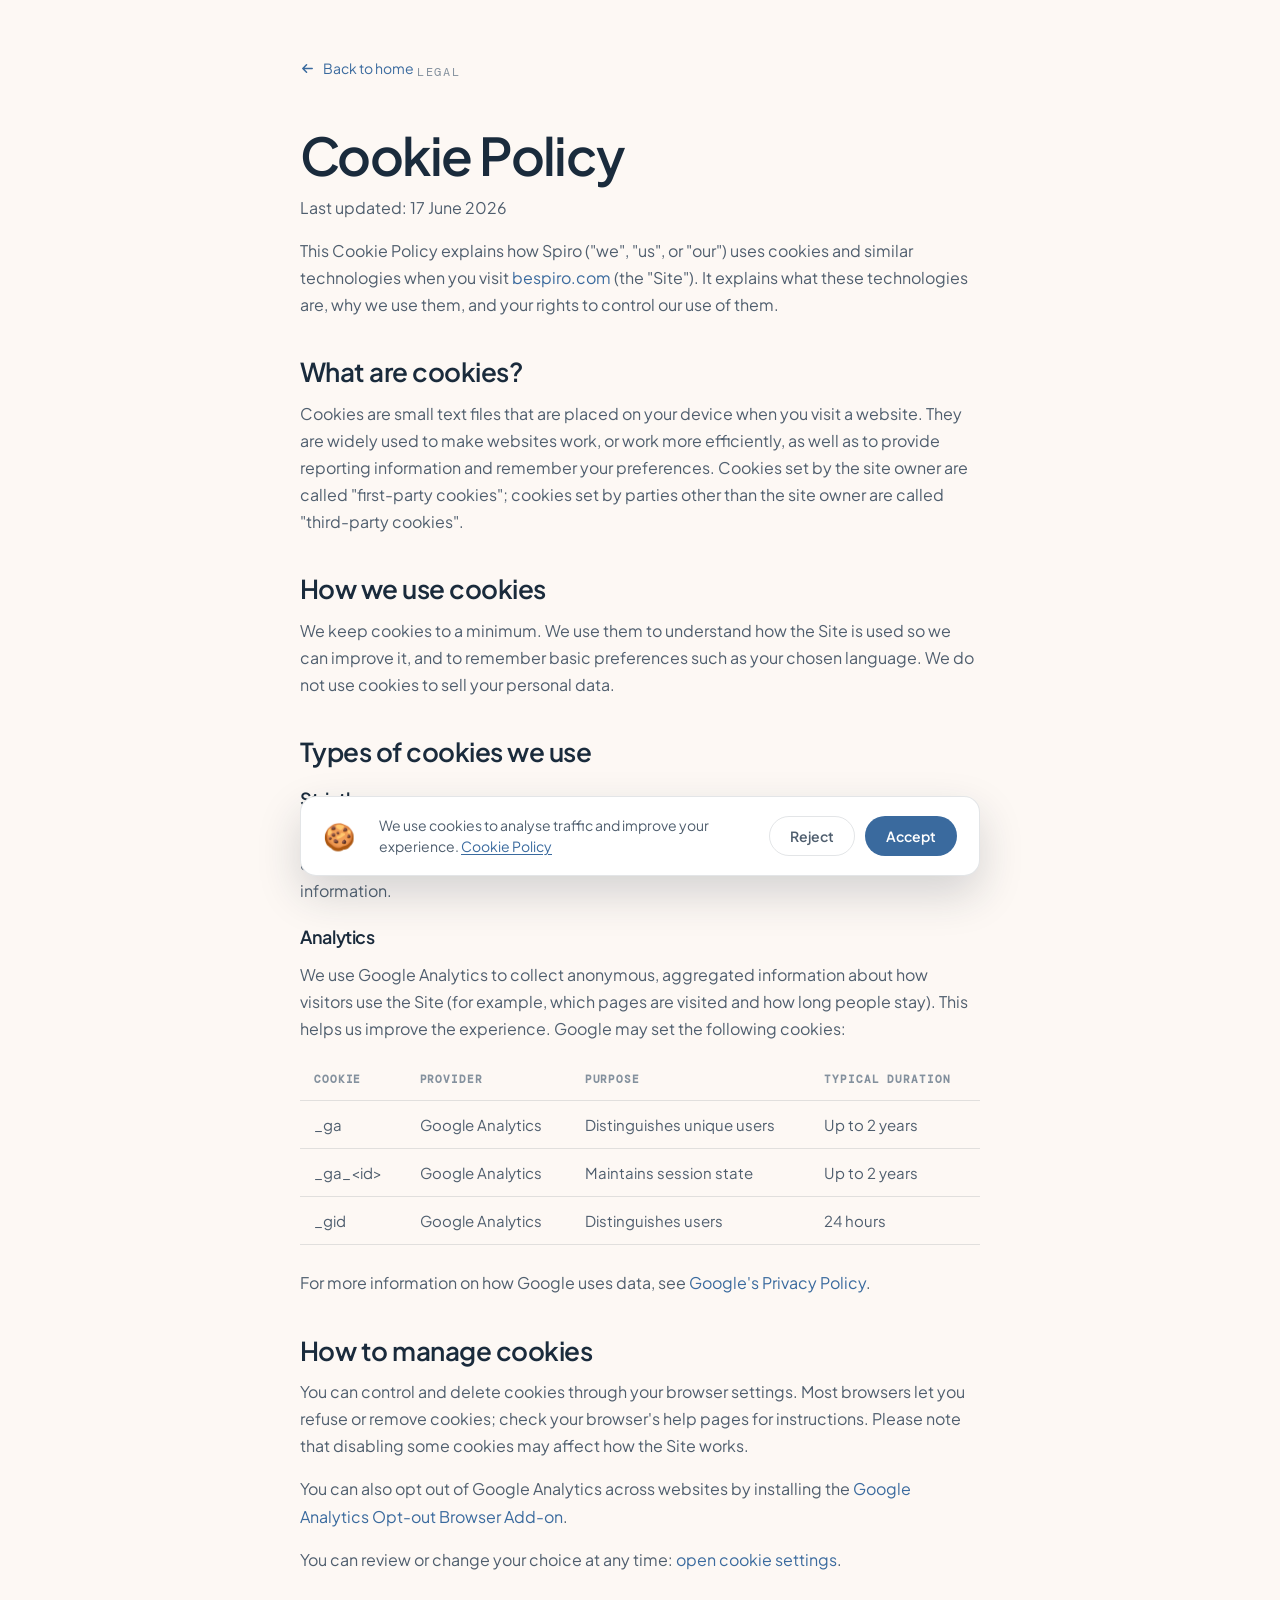
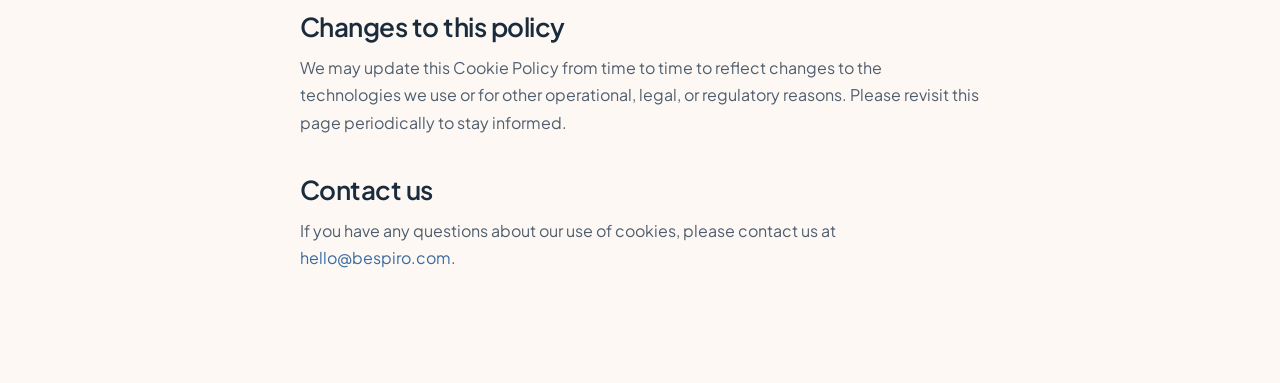
<file: cookie-policy.html>
<!DOCTYPE html>
<html lang="en">
<head>
  <meta charset="UTF-8">
  <meta name="viewport" content="width=device-width, initial-scale=1.0">
  <title>Cookie Policy | Spiro</title>
  <meta name="description" content="How Spiro uses cookies and similar technologies on bespiro.com.">
  <meta name="robots" content="index, follow">
  <link rel="canonical" href="https://bespiro.com/cookie-policy.html">
  <link rel="icon" href="data:image/svg+xml,<svg xmlns='http://www.w3.org/2000/svg' viewBox='0 0 100 100'><circle cx='50' cy='50' r='12' fill='%233A6A9E'/></svg>">
  <link rel="preconnect" href="https://fonts.googleapis.com">
  <link rel="preconnect" href="https://fonts.gstatic.com" crossorigin>
  <link href="https://fonts.googleapis.com/css2?family=Plus+Jakarta+Sans:wght@400;500;600;700&family=DM+Mono:wght@400;500&display=swap" rel="stylesheet">
  <link rel="stylesheet" href="/css/styles.css?v=20260617f">
  <style>
    .legal {
      background: var(--bone);
      min-height: 100vh;
      padding: 56px 0 96px;
    }
    .legal .wrap { max-width: 760px; }
    .legal-back {
      display: inline-flex;
      align-items: center;
      gap: 8px;
      font-size: 14px;
      color: var(--signal);
      text-decoration: none;
      margin-bottom: 36px;
    }
    .legal-back:hover { color: var(--signal-deep); text-decoration: underline; }
    .legal-eyebrow {
      font-family: var(--mono);
      text-transform: uppercase;
      letter-spacing: 0.14em;
      font-size: 12px;
      color: var(--ink-40);
    }
    .legal h1 {
      font-family: var(--display);
      font-size: clamp(34px, 6vw, 52px);
      font-weight: 600;
      letter-spacing: -0.03em;
      color: var(--ink);
      line-height: 1.08;
      margin: 12px 0 10px;
    }
    .legal-updated { font-size: 14px; color: var(--ink-40); margin-bottom: 40px; }
    .legal h2 {
      font-family: var(--display);
      font-size: clamp(20px, 3vw, 26px);
      font-weight: 600;
      letter-spacing: -0.02em;
      color: var(--ink);
      margin: 40px 0 14px;
    }
    .legal p, .legal li {
      font-size: 16px;
      line-height: 1.7;
      color: var(--ink-70);
    }
    .legal p { margin-bottom: 16px; }
    .legal ul { margin: 0 0 16px 1.1em; }
    .legal li { margin-bottom: 8px; }
    .legal a { color: var(--signal); }
    .legal a:hover { color: var(--signal-deep); }
    .legal-table {
      width: 100%;
      border-collapse: collapse;
      margin: 8px 0 24px;
      font-size: 15px;
    }
    .legal-table th, .legal-table td {
      text-align: left;
      padding: 12px 14px;
      border-bottom: 1px solid var(--line);
      color: var(--ink-70);
      vertical-align: top;
    }
    .legal-table th {
      font-family: var(--mono);
      text-transform: uppercase;
      letter-spacing: 0.08em;
      font-size: 11px;
      color: var(--ink-40);
    }
  </style>
</head>
<body>
  <main class="legal">
    <div class="wrap">
      <a class="legal-back" href="/">
        <svg viewBox="0 0 16 16" width="15" height="15" fill="none" aria-hidden="true"><path d="M13 8H3M7 4L3 8l4 4" stroke="currentColor" stroke-width="1.6" stroke-linecap="round" stroke-linejoin="round"/></svg>
        Back to home
      </a>

      <span class="legal-eyebrow">Legal</span>
      <h1>Cookie Policy</h1>
      <p class="legal-updated">Last updated: 17 June 2026</p>

      <p>This Cookie Policy explains how Spiro ("we", "us", or "our") uses cookies and similar technologies when you visit <a href="https://bespiro.com/">bespiro.com</a> (the "Site"). It explains what these technologies are, why we use them, and your rights to control our use of them.</p>

      <h2>What are cookies?</h2>
      <p>Cookies are small text files that are placed on your device when you visit a website. They are widely used to make websites work, or work more efficiently, as well as to provide reporting information and remember your preferences. Cookies set by the site owner are called "first-party cookies"; cookies set by parties other than the site owner are called "third-party cookies".</p>

      <h2>How we use cookies</h2>
      <p>We keep cookies to a minimum. We use them to understand how the Site is used so we can improve it, and to remember basic preferences such as your chosen language. We do not use cookies to sell your personal data.</p>

      <h2>Types of cookies we use</h2>

      <h2 style="font-size:18px;margin-top:24px;">Strictly necessary</h2>
      <p>These cookies are essential for the Site to function. They include lightweight storage we use to remember your language preference. They do not store any personally identifiable information.</p>

      <h2 style="font-size:18px;margin-top:24px;">Analytics</h2>
      <p>We use Google Analytics to collect anonymous, aggregated information about how visitors use the Site (for example, which pages are visited and how long people stay). This helps us improve the experience. Google may set the following cookies:</p>

      <table class="legal-table">
        <thead>
          <tr><th>Cookie</th><th>Provider</th><th>Purpose</th><th>Typical duration</th></tr>
        </thead>
        <tbody>
          <tr><td>_ga</td><td>Google Analytics</td><td>Distinguishes unique users</td><td>Up to 2 years</td></tr>
          <tr><td>_ga_&lt;id&gt;</td><td>Google Analytics</td><td>Maintains session state</td><td>Up to 2 years</td></tr>
          <tr><td>_gid</td><td>Google Analytics</td><td>Distinguishes users</td><td>24 hours</td></tr>
        </tbody>
      </table>

      <p>For more information on how Google uses data, see <a href="https://policies.google.com/privacy" target="_blank" rel="noopener">Google's Privacy Policy</a>.</p>

      <h2>How to manage cookies</h2>
      <p>You can control and delete cookies through your browser settings. Most browsers let you refuse or remove cookies; check your browser's help pages for instructions. Please note that disabling some cookies may affect how the Site works.</p>
      <p>You can also opt out of Google Analytics across websites by installing the <a href="https://tools.google.com/dlpage/gaoptout" target="_blank" rel="noopener">Google Analytics Opt-out Browser Add-on</a>.</p>
      <p>You can review or change your choice at any time: <a href="#" data-cookie-settings>open cookie settings</a>.</p>

      <h2>Changes to this policy</h2>
      <p>We may update this Cookie Policy from time to time to reflect changes to the technologies we use or for other operational, legal, or regulatory reasons. Please revisit this page periodically to stay informed.</p>

      <h2>Contact us</h2>
      <p>If you have any questions about our use of cookies, please contact us at <a href="mailto:hello@bespiro.com">hello@bespiro.com</a>.</p>
    </div>
  </main>
  <script src="/js/consent.js?v=20260617c"></script>
</body>
</html>
</file>
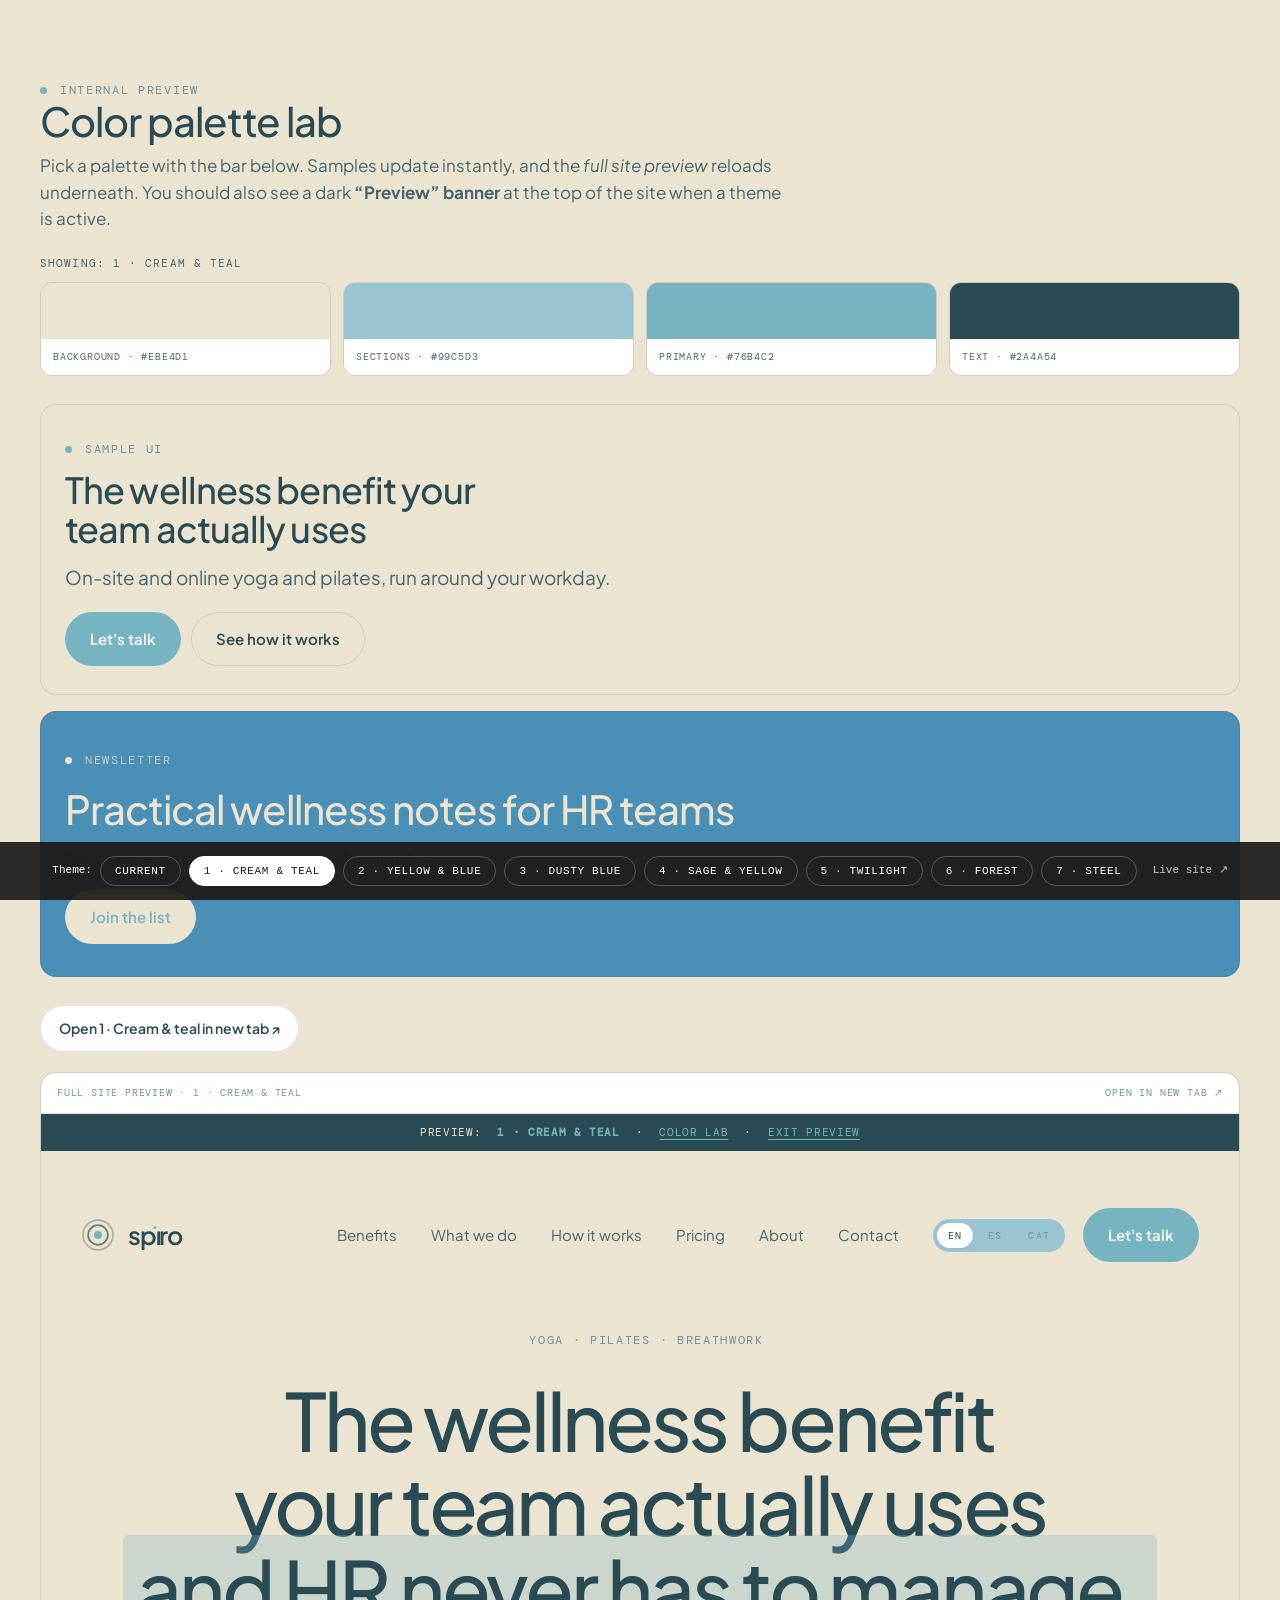
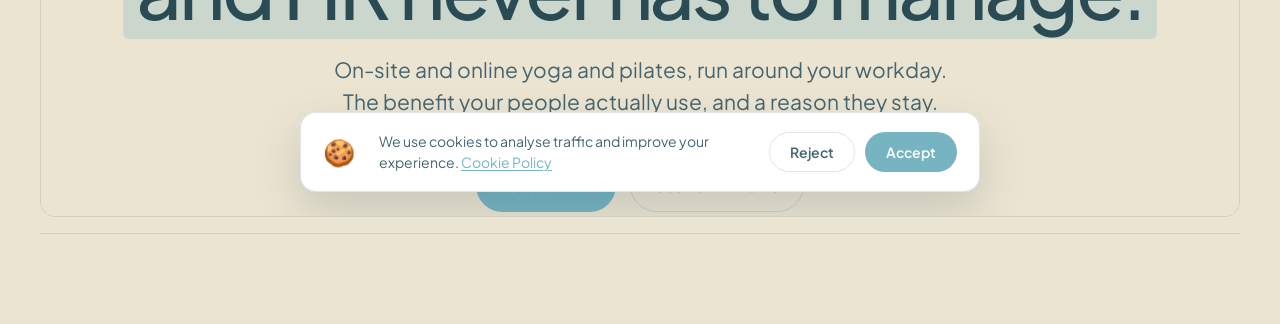
<file: theme-lab.html>
<!DOCTYPE html>
<html lang="en" data-theme="palette-1">
<head>
  <meta charset="UTF-8">
  <meta name="viewport" content="width=device-width, initial-scale=1.0">
  <title>Spiro — Color palette lab</title>
  <link rel="preconnect" href="https://fonts.googleapis.com">
  <link rel="preconnect" href="https://fonts.gstatic.com" crossorigin>
  <link href="https://fonts.googleapis.com/css2?family=Plus+Jakarta+Sans:wght@400;500;600;700&family=DM+Mono:wght@400;500&display=swap" rel="stylesheet">
  <link rel="stylesheet" href="css/styles.css">
  <link rel="stylesheet" href="css/themes.css">
  <style>
    .lab-error {
      position: fixed;
      top: 0;
      left: 0;
      right: 0;
      z-index: 300;
      padding: 14px 20px;
      background: #b42318;
      color: #fff;
      font-family: system-ui, sans-serif;
      font-size: 14px;
      line-height: 1.5;
    }

    .lab-error code {
      font-family: 'Space Mono', monospace;
      font-size: 12px;
      background: rgba(255, 255, 255, 0.15);
      padding: 2px 6px;
      border-radius: 4px;
    }

    .lab-bar {
      position: fixed;
      bottom: 0;
      left: 0;
      right: 0;
      z-index: 200;
      display: flex;
      flex-wrap: wrap;
      gap: 8px;
      align-items: center;
      justify-content: center;
      padding: 14px 16px;
      background: rgba(27, 25, 22, 0.92);
      color: #fff;
      font-family: 'Space Mono', monospace;
      font-size: 11px;
    }

    .lab-bar button {
      border: 1px solid rgba(255, 255, 255, 0.25);
      border-radius: 999px;
      padding: 8px 14px;
      background: transparent;
      color: #fff;
      cursor: pointer;
      font-family: inherit;
      font-size: inherit;
      letter-spacing: 0.06em;
      text-transform: uppercase;
    }

    .lab-bar button.active {
      background: #fff;
      color: #1B1916;
      border-color: #fff;
    }

    .lab-bar a {
      color: rgba(255, 255, 255, 0.75);
      margin-left: 8px;
    }

    .lab-wrap {
      padding-bottom: 90px;
    }

    .lab-intro {
      padding: 32px 0 16px;
      border-bottom: 1px solid var(--line);
    }

    .lab-intro h1 {
      font-size: clamp(28px, 4vw, 40px);
      margin-bottom: 10px;
    }

    .lab-intro p {
      color: var(--ink-70);
      max-width: 62ch;
      line-height: 1.55;
    }

    .lab-palette-name {
      margin-top: 24px;
      font-family: var(--mono);
      font-size: 11px;
      letter-spacing: 0.1em;
      text-transform: uppercase;
      color: var(--ink-70);
    }

    .lab-swatches {
      display: grid;
      grid-template-columns: repeat(4, 1fr);
      gap: 12px;
      margin-top: 10px;
    }

    .lab-swatch {
      border-radius: 12px;
      overflow: hidden;
      border: 1px solid var(--line);
      font-family: var(--mono);
      font-size: 10px;
      letter-spacing: 0.08em;
      text-transform: uppercase;
    }

    .lab-swatch span {
      display: block;
      padding: 10px 12px;
      background: var(--surface);
      color: var(--ink-70);
    }

    .lab-swatch div {
      height: 56px;
    }

    .lab-mockup {
      margin-top: 28px;
      display: grid;
      gap: 16px;
    }

    .lab-mockup-card {
      border: 1px solid var(--line);
      border-radius: 16px;
      overflow: hidden;
      background: var(--bone);
      padding: 28px 24px;
    }

    .lab-mockup-card h2 {
      font-size: clamp(26px, 3vw, 36px);
      line-height: 1.08;
      margin: 12px 0 14px;
      max-width: 18ch;
    }

    .lab-mockup-card .lead {
      color: var(--ink-70);
      max-width: 42ch;
      margin-bottom: 20px;
    }

    .lab-mockup-row {
      display: flex;
      flex-wrap: wrap;
      gap: 10px;
    }

    .lab-mockup .newsletter-band {
      grid-template-columns: 1fr;
      gap: 20px;
    }

    .lab-mockup .newsletter {
      padding: 32px 24px;
      border-radius: 16px;
      border: 1px solid var(--line);
    }

    .lab-preview-actions {
      margin-top: 28px;
      display: flex;
      flex-wrap: wrap;
      gap: 10px;
    }

    .lab-preview-actions a {
      display: inline-flex;
      align-items: center;
      gap: 8px;
      padding: 12px 18px;
      border-radius: 999px;
      border: 1px solid var(--line);
      background: var(--surface);
      color: var(--ink);
      font-weight: 600;
      font-size: 14px;
      transition: border-color 0.15s, background 0.15s;
    }

    .lab-preview-actions a:hover {
      border-color: var(--accent);
      background: var(--bone);
    }

    .lab-frame {
      margin-top: 20px;
      border: 1px solid var(--line);
      border-radius: 16px;
      overflow: hidden;
      background: var(--bone);
    }

    .lab-frame-head {
      display: flex;
      flex-wrap: wrap;
      gap: 10px;
      align-items: center;
      justify-content: space-between;
      padding: 12px 16px;
      border-bottom: 1px solid var(--line);
      background: var(--surface);
      font-family: var(--mono);
      font-size: 10px;
      letter-spacing: 0.08em;
      text-transform: uppercase;
      color: var(--ink-40);
    }

    .lab-frame iframe {
      display: block;
      width: 100%;
      height: min(78vh, 960px);
      border: none;
      background: #fff;
    }

    @media (max-width: 720px) {
      .lab-swatches { grid-template-columns: repeat(2, 1fr); }
    }
  </style>
</head>
<body>
  <div id="labError" class="lab-error" hidden>
    Styles not loading — make sure you started the server from the project folder:
    <code>cd spiro-website && python3 -m http.server 8000</code>
    then open <code>http://localhost:8000/theme-lab.html</code>
  </div>

  <div class="lab-wrap">
    <div class="wrap lab-intro">
      <span class="eyebrow mono"><span class="dotmk"></span> Internal preview</span>
      <h1>Color palette lab</h1>
      <p>Pick a palette with the bar below. Samples update instantly, and the <em>full site preview</em> reloads underneath. You should also see a dark <strong>“Preview” banner</strong> at the top of the site when a theme is active.</p>
      <p class="lab-palette-name" id="paletteName"></p>
      <div class="lab-swatches" id="swatches"></div>

      <div class="lab-mockup">
        <div class="lab-mockup-card">
          <span class="eyebrow mono"><span class="dotmk"></span> Sample UI</span>
          <h2>The wellness benefit your team actually uses</h2>
          <p class="lead">On-site and online yoga and pilates, run around your workday.</p>
          <div class="lab-mockup-row">
            <a class="btn btn-primary btn-arrow" href="#">Let's talk</a>
            <a class="btn btn-ghost" href="#">See how it works</a>
          </div>
        </div>
        <section class="newsletter">
          <div class="newsletter-band">
            <div class="newsletter-copy">
              <span class="eyebrow mono"><span class="dotmk"></span> Newsletter</span>
              <h2>Practical wellness notes for HR teams</h2>
              <p>No spam — just ideas you can use this quarter.</p>
            </div>
            <div class="lab-mockup-row">
              <a class="btn btn-light btn-arrow" href="#">Join the list</a>
            </div>
          </div>
        </section>
      </div>

      <div class="lab-preview-actions" id="previewActions"></div>

      <div class="lab-frame">
        <div class="lab-frame-head">
          <span id="frameLabel">Full site preview</span>
          <a href="#" id="frameOpen" target="_blank" rel="noopener">Open in new tab ↗</a>
        </div>
        <iframe id="preview" title="Full site preview" src="/?theme=palette-1"></iframe>
      </div>
    </div>
  </div>

  <div class="lab-bar">
    <span>Theme:</span>
    <button type="button" data-theme="default">Current</button>
    <button type="button" data-theme="palette-1" class="active">1 · Cream & teal</button>
    <button type="button" data-theme="palette-2">2 · Yellow & blue</button>
    <button type="button" data-theme="palette-3">3 · Dusty blue</button>
    <button type="button" data-theme="palette-4">4 · Sage & yellow</button>
    <button type="button" data-theme="palette-5">5 · Twilight</button>
    <button type="button" data-theme="palette-6">6 · Forest</button>
    <button type="button" data-theme="palette-7">7 · Steel</button>
    <a href="/">Live site ↗</a>
  </div>

  <script>
    const COLOR_ROLES = ['Background', 'Sections', 'Primary', 'Text'];

    const PALETTES = {
      default: { name: 'Current (live)', colors: ['#FDF8F4', '#F5EFE6', '#5BA3D9', '#1A2B3C'] },
      'palette-1': { name: '1 · Cream & teal', colors: ['#EBE4D1', '#99C5D3', '#76B4C2', '#2A4A54'] },
      'palette-2': { name: '2 · Yellow & blue', colors: ['#F3EDD8', '#B8D9EA', '#6AACC8', '#2D4F66'] },
      'palette-3': { name: '3 · Dusty blue', colors: ['#FDFBF0', '#E6DDBB', '#89A9C9', '#3D5068'] },
      'palette-4': { name: '4 · Sage & yellow', colors: ['#F2EDD6', '#C8DDD4', '#97B6BC', '#3A5058'] },
      'palette-5': { name: '5 · Twilight violet', colors: ['#F6F3F8', '#E4DDF0', '#5B4B8A', '#2A2438'] },
      'palette-6': { name: '6 · Forest calm', colors: ['#F4F1EA', '#DDE6DC', '#3D5C4A', '#1F2E26'] },
      'palette-7': { name: '7 · Steel', colors: ['#FDF8F4', '#5BA3D9', '#3A6A9E', '#72C4E8'] },
    };

    const swatchesEl = document.getElementById('swatches');
    const paletteNameEl = document.getElementById('paletteName');
    const previewActionsEl = document.getElementById('previewActions');
    const frameLabelEl = document.getElementById('frameLabel');
    const frameOpenEl = document.getElementById('frameOpen');
    const iframe = document.getElementById('preview');
    const buttons = document.querySelectorAll('.lab-bar button[data-theme]');

    function previewHref(theme) {
      return theme === 'default' ? '/' : `/?theme=${theme}`;
    }

    function renderSwatches(theme) {
      const p = PALETTES[theme] || PALETTES.default;
      const href = previewHref(theme);
      paletteNameEl.textContent = `Showing: ${p.name}`;
      swatchesEl.innerHTML = p.colors.map((hex, i) => `
        <div class="lab-swatch">
          <div style="background:${hex}"></div>
          <span>${COLOR_ROLES[i]} · ${hex}</span>
        </div>
      `).join('');

      previewActionsEl.innerHTML = `
        <a href="${href}" target="_blank" rel="noopener">Open ${p.name} in new tab ↗</a>
      `;
      frameLabelEl.textContent = `Full site preview · ${p.name}`;
      frameOpenEl.href = href;
      iframe.src = href;
    }

    function applyTheme(theme) {
      if (theme === 'default') {
        document.documentElement.removeAttribute('data-theme');
      } else {
        document.documentElement.setAttribute('data-theme', theme);
      }

      buttons.forEach((btn) => {
        btn.classList.toggle('active', btn.dataset.theme === theme);
      });
      renderSwatches(theme);
    }

    buttons.forEach((btn) => {
      btn.addEventListener('click', () => applyTheme(btn.dataset.theme));
    });

    fetch('css/styles.css', { method: 'HEAD' })
      .then((res) => {
        if (!res.ok) document.getElementById('labError').hidden = false;
      })
      .catch(() => {
        document.getElementById('labError').hidden = false;
      });

    renderSwatches('palette-1');
  </script>
</body>
</html>
</file>
<file: css/styles.css>
/* ── Reset & tokens ── */
*, *::before, *::after { box-sizing: border-box; margin: 0; padding: 0; }

:root {
  --bone: #FDF8F4;
  --bone-rgb: 253, 248, 244;
  --sand: #F5EFE6;
  --clay: #8BA4BC;
  --ink: #1A2B3C;
  --ink-rgb: 26, 43, 60;
  --ink-70: #4F5E6E;
  --ink-40: #84919E;
  --signal: #3A6A9E;
  --signal-rgb: 58, 106, 158;
  --signal-deep: #2E5682;
  --accent: #5BA3D9;
  --accent-rgb: 91, 163, 217;
  --accent-deep: #4A8FC8;
  --mist: #A8CCE8;
  --pop: #72C4E8;
  --pop-rgb: 114, 196, 232;
  --pop-deep: #52A8D0;
  --contact-bg: #E5EFF6;
  --contact-bg-rgb: 229, 239, 246;
  --band: #4A8FB5;
  --band-rgb: 74, 143, 181;
  --band-deep: #3D7A9E;
  --popup-bg: #70A1D7;
  --popup-bg-rgb: 112, 161, 215;
  --line: rgba(var(--ink-rgb), 0.12);
  --line-on-dark: rgba(var(--bone-rgb), 0.2);
  --surface: #FFFFFF;
  --display: 'Plus Jakarta Sans', system-ui, sans-serif;
  --body: 'Plus Jakarta Sans', system-ui, sans-serif;
  --mono: 'DM Mono', monospace;
  --nav-height: 74px;
}

html {
  scroll-behavior: smooth;
  overflow-x: hidden;
}

[id] { scroll-margin-top: 92px; }

body {
  background: var(--bone);
  color: var(--ink);
  font-family: var(--body);
  font-size: 17px;
  line-height: 1.55;
  -webkit-font-smoothing: antialiased;
  overflow-x: hidden;
}

body.nav-open {
  overflow: hidden;
}

img { display: block; max-width: 100%; height: auto; }
a { color: inherit; text-decoration: none; }
ul { list-style: none; }
.hidden { display: none !important; }

.wrap {
  max-width: 1200px;
  margin: 0 auto;
  padding: 0 40px;
}

section { padding: 120px 0; }

h1, h2, h3, h4 {
  font-family: var(--display);
  font-weight: 500;
  letter-spacing: -0.025em;
  line-height: 1.05;
}

.mono {
  font-family: var(--mono);
  font-size: 12px;
  letter-spacing: 0.14em;
  text-transform: uppercase;
}

.eyebrow {
  display: inline-flex;
  gap: 13px;
  align-items: center;
  color: var(--ink-40);
}

.eyebrow .dotmk {
  width: 7px;
  height: 7px;
  border-radius: 50%;
  background: var(--accent);
  flex-shrink: 0;
}

.lead {
  font-size: 19px;
  line-height: 1.6;
  color: var(--ink-70);
}

/* ── Mark & wordmark ── */
.mk { display: block; }
.mk .ring { fill: none; stroke: currentColor; stroke-width: 5; }
.mk .dot { fill: var(--accent); }

.wordmark {
  font-family: var(--display);
  font-weight: 600;
  letter-spacing: -0.05em;
  line-height: 1;
  white-space: nowrap;
  font-size: 25px;
  color: var(--ink);
}

.idot { position: relative; display: inline-block; }
.idot .tit {
  position: absolute;
  left: calc(50% - 0.11em);
  top: 0.13em;
  transform: translateX(-50%);
  width: 0.142em;
  height: 0.142em;
  background: var(--accent);
  border-radius: 50%;
}

@media (prefers-reduced-motion: no-preference) {
  .breathe .r1 { transform-origin: center; animation: breathe 6s ease-in-out infinite; }
  .breathe .r2 { transform-origin: center; animation: breathe 6s ease-in-out infinite 0.35s; }
  @keyframes breathe {
    0%, 100% { transform: scale(0.93); opacity: 0.5; }
    50% { transform: scale(1.05); opacity: 1; }
  }
}

/* ── Buttons ── */
.btn {
  display: inline-flex;
  align-items: center;
  gap: 9px;
  font-family: var(--body);
  font-weight: 600;
  font-size: 15px;
  padding: 14px 24px;
  border-radius: 100px;
  cursor: pointer;
  border: 1px solid transparent;
  transition: transform 0.15s ease, background 0.15s ease, color 0.15s ease, border-color 0.15s ease;
  white-space: nowrap;
}

.btn:active { transform: translateY(1px); }
.btn-primary { background: var(--signal); color: #fff; }
.btn-primary:hover { background: var(--signal-deep); }
.btn-light { background: var(--bone); color: var(--signal); border-color: transparent; }
.btn-light:hover { background: #fff; color: var(--signal-deep); }
.btn-ghost { background: transparent; color: var(--ink); border-color: var(--line); }
.btn-ghost:hover { border-color: var(--ink); }
.btn-arrow svg {
  width: 15px;
  height: 15px;
  transition: transform 0.22s ease;
}

.btn-arrow:hover svg {
  transform: translateX(4px);
}

/* ── Nav ── */
.nav {
  position: sticky;
  top: 0;
  z-index: 50;
  backdrop-filter: saturate(1.1) blur(6px);
  background: rgba(var(--bone-rgb), 0.78);
  border-bottom: 1px solid transparent;
  transition: border-color 0.2s;
}

.nav.scrolled { border-color: var(--line); }

.nav-row {
  display: flex;
  align-items: center;
  justify-content: space-between;
  height: var(--nav-height);
}

.brand {
  display: flex;
  align-items: center;
  gap: 13px;
  transition: opacity 0.2s ease;
}

.brand .wordmark,
.brand .mk {
  transition: color 0.22s ease, opacity 0.22s ease;
}

.brand:hover .wordmark {
  color: var(--signal);
}

.brand:hover .mk {
  color: var(--signal);
}

.nav-menu {
  display: flex;
  align-items: center;
  gap: 34px;
}

.nav-links {
  display: flex;
  align-items: center;
  gap: 34px;
}

.nav-links a {
  position: relative;
  font-size: 15px;
  color: var(--ink-70);
  padding: 4px 10px;
  margin: -4px -10px;
  border-radius: 6px;
  background: transparent;
  transition: color 0.15s, background-color 0.2s ease;
}

.nav-links a:hover {
  color: var(--ink);
  background: rgba(var(--accent-rgb), 0.28);
}

.nav-cta {
  display: flex;
  align-items: center;
  gap: 18px;
}

.lang-switcher {
  display: flex;
  gap: 4px;
  background: var(--sand);
  border-radius: 100px;
  padding: 4px;
}

.lang-btn {
  padding: 6px 11px;
  font-family: var(--mono);
  font-size: 10px;
  letter-spacing: 0.12em;
  text-transform: uppercase;
  border: none;
  border-radius: 100px;
  background: transparent;
  color: var(--ink-40);
  cursor: pointer;
  transition: all 0.2s;
}

.lang-btn.active {
  background: var(--surface);
  color: var(--ink);
  box-shadow: 0 1px 3px rgba(var(--ink-rgb), 0.06);
}

.lang-btn:hover:not(.active) { color: var(--ink); }

.nav-toggle {
  display: none;
  flex-direction: column;
  justify-content: center;
  gap: 6px;
  background: none;
  border: none;
  cursor: pointer;
  padding: 10px;
  margin-right: -10px;
  z-index: 60;
}

.nav-toggle span {
  display: block;
  width: 22px;
  height: 2px;
  background: var(--ink);
  border-radius: 2px;
  transition: transform 0.25s ease, opacity 0.25s ease;
}

.nav-toggle[aria-expanded="true"] span:first-child {
  transform: translateY(4px) rotate(45deg);
}

.nav-toggle[aria-expanded="true"] span:last-child {
  transform: translateY(-4px) rotate(-45deg);
}

/* ── Breath lines motif (light-brown sections only) ── */
.breath-lines {
  position: relative;
  overflow: hidden;
  isolation: isolate;
}

.breath-lines::before {
  content: '';
  position: absolute;
  inset: -8% -12%;
  z-index: 0;
  pointer-events: none;
  background-image:
    radial-gradient(circle at 82% 18%, rgba(var(--accent-rgb), 0.16) 0%, transparent 40%),
    url("data:image/svg+xml,%3Csvg xmlns='http://www.w3.org/2000/svg' viewBox='0 0 1400 900' fill='none'%3E%3Cpath d='M-100 380 Q 280 180 620 320 T 1500 240' stroke='%235BA3D9' stroke-width='1.8' stroke-opacity='0.32'/%3E%3Cpath d='M-60 560 Q 400 720 780 480 T 1520 620' stroke='%233A6A9E' stroke-width='1.2' stroke-opacity='0.22'/%3E%3Cpath d='M280 -80 Q 520 220 460 480' stroke='%235BA3D9' stroke-width='1.4' stroke-opacity='0.18'/%3E%3Cpath d='M1000 100 Q 1180 350 1050 580' stroke='%233A6A9E' stroke-width='1.1' stroke-opacity='0.2'/%3E%3C/svg%3E");
  background-repeat: no-repeat;
  background-size: 100% 100%, 115% auto;
  background-position: center, center 72%;
}

.breath-lines::after {
  content: '';
  position: absolute;
  left: -5%;
  right: -5%;
  bottom: 18%;
  height: 80px;
  z-index: 0;
  pointer-events: none;
  background-image: url("data:image/svg+xml,%3Csvg xmlns='http://www.w3.org/2000/svg' viewBox='0 0 1400 80' preserveAspectRatio='none' fill='none'%3E%3Cpath d='M0 42 C350 28 700 56 1050 38 C1200 30 1320 48 1400 40' stroke='%235BA3D9' stroke-width='1.6' stroke-opacity='0.42'/%3E%3Cpath d='M0 52 C400 38 800 62 1400 48' stroke='%23A8CCE8' stroke-width='1' stroke-opacity='0.55'/%3E%3C/svg%3E");
  background-repeat: no-repeat;
  background-size: 100% 100%;
}

.breath-lines > .hero,
.breath-lines > .benefits,
.breath-lines > .wrap {
  position: relative;
  z-index: 1;
}

.contact.breath-lines::before {
  background-position: center 40%;
  transform: scaleX(-1);
  background-image:
    radial-gradient(circle at 78% 22%, rgba(var(--accent-rgb), 0.14) 0%, transparent 42%),
    url("data:image/svg+xml,%3Csvg xmlns='http://www.w3.org/2000/svg' viewBox='0 0 1400 900' fill='none'%3E%3Cpath d='M-100 380 Q 280 180 620 320 T 1500 240' stroke='%235BA3D9' stroke-width='1.6' stroke-opacity='0.22'/%3E%3Cpath d='M-60 560 Q 400 720 780 480 T 1520 620' stroke='%234A8FB5' stroke-width='1.1' stroke-opacity='0.16'/%3E%3C/svg%3E");
  background-size: 100% 100%, 115% auto;
}

.contact.breath-lines::after {
  bottom: 22%;
  background-image: url("data:image/svg+xml,%3Csvg xmlns='http://www.w3.org/2000/svg' viewBox='0 0 1400 80' preserveAspectRatio='none' fill='none'%3E%3Cpath d='M0 42 C350 28 700 56 1050 38 C1200 30 1320 48 1400 40' stroke='%235BA3D9' stroke-width='1.4' stroke-opacity='0.28'/%3E%3C/svg%3E");
}

/* ── Intro (hero + benefits) ── */
.intro {
  background: var(--bone);
}

/* ── Hero ── */
.hero {
  padding: 100px 0 56px;
  text-align: center;
  background: transparent;
}

.hero-inner {
  display: flex;
  flex-direction: column;
  align-items: stretch;
  max-width: 100%;
  margin: 0 auto;
  container-type: inline-size;
}

.hero-eyebrow {
  display: inline-flex;
  align-items: center;
  align-self: center;
  gap: 13px;
  color: var(--ink-40);
  margin-bottom: 8px;
}

.hero h1 {
  font-size: clamp(36px, 8vw, 80px);
  letter-spacing: -0.04em;
  line-height: 1.05;
  margin-top: 20px;
  width: 100%;
  min-width: 0;
  text-align: center;
  text-wrap: balance;
}

.hero h1 .hero-line {
  display: block;
}

@container (max-width: 1100px) {
  .hero h1 {
    font-size: clamp(32px, 7cqi, 72px);
  }
}

@container (max-width: 860px) {
  .hero h1 {
    font-size: clamp(28px, 7.5cqi, 56px);
  }
}

.hero h1 em {
  font-style: normal;
  color: inherit;
  background: rgba(var(--accent-rgb), 0.28);
  padding: 0.02em 0.16em;
  border-radius: 6px;
  box-decoration-break: clone;
  -webkit-box-decoration-break: clone;
}

.hero-lead {
  font-size: clamp(16px, 4vw, 21px);
  max-width: 50ch;
  margin: 24px auto 0;
  color: var(--ink-70);
  line-height: 1.55;
  padding: 0 4px;
}

.hero-subline {
  display: block;
}

@media (min-width: 768px) {
  .hero-subline {
    white-space: nowrap;
  }
}

.hero-cta {
  display: flex;
  gap: 14px;
  margin-top: 40px;
  flex-wrap: wrap;
  justify-content: center;
  align-self: center;
}

.hero-badge {
  position: absolute;
  left: 24px;
  bottom: 24px;
  background: var(--bone);
  border-radius: 16px;
  padding: 18px 22px;
  display: flex;
  align-items: center;
  gap: 16px;
  box-shadow: 0 14px 40px rgba(var(--ink-rgb), 0.16);
}

.hero-badge .txt {
  font-family: var(--display);
  font-weight: 500;
  font-size: 15px;
  line-height: 1.25;
  display: flex;
  flex-direction: column;
}

.hero-badge .txt span:last-child {
  color: var(--ink-40);
  font-family: var(--mono);
  font-size: 10.5px;
  letter-spacing: 0.1em;
  text-transform: uppercase;
  margin-top: 4px;
}

/* ── Section head ── */
.sec-head { max-width: 64ch; }
.sec-head h2 {
  font-size: clamp(32px, 4.4vw, 52px);
  margin-top: 22px;
}
.sec-head .lead { margin-top: 22px; max-width: 54ch; line-height: 1.5; }

.sec-head-row {
  display: grid;
  grid-template-columns: minmax(0, 1fr) minmax(260px, 400px);
  gap: clamp(32px, 5vw, 56px);
  align-items: center;
}

.sec-head-row .sec-head {
  max-width: none;
}

.sec-head-row .sec-head .lead {
  max-width: 54ch;
}

.photo-stack {
  position: relative;
  width: 100%;
  max-width: 380px;
  min-height: 280px;
  margin-left: auto;
}

.photo-stack-item {
  position: absolute;
  display: block;
  border-radius: 14px;
  border: 1px solid var(--line);
  object-fit: cover;
  background: var(--sand);
  transition: transform 0.3s ease;
}

.photo-stack-item--back {
  top: 6%;
  left: 0;
  width: 68%;
  aspect-ratio: 4 / 3;
  z-index: 1;
}

.photo-stack-item--front {
  bottom: 0;
  right: 0;
  width: 62%;
  aspect-ratio: 4 / 3;
  z-index: 2;
}

.photo-stack:hover .photo-stack-item--back {
  transform: translate(-3px, -3px);
}

.photo-stack:hover .photo-stack-item--front {
  transform: translate(3px, 3px);
}

.photo-stack-badge {
  position: absolute;
  bottom: 16%;
  left: 2%;
  z-index: 3;
  padding: 7px 14px;
  border-radius: 999px;
  background: var(--signal);
  color: #fff;
  border: 1px solid transparent;
  box-shadow: 0 6px 20px rgba(var(--signal-rgb), 0.28);
  font-size: 10px;
  letter-spacing: 0.1em;
  text-transform: uppercase;
  white-space: nowrap;
}

.offering .photo-stack-badge {
  background: var(--pop);
  box-shadow: 0 6px 20px rgba(var(--pop-rgb), 0.28);
}

/* ── Benefits ── */
.benefits {
  background: transparent;
  padding-top: 16px;
  padding-bottom: 120px;
}

.ben-grid {
  display: grid;
  grid-template-columns: repeat(2, 1fr);
  gap: 22px;
  margin-top: 60px;
}

.ben {
  background: var(--surface);
  border: 1px solid var(--line);
  border-radius: 18px;
  padding: 38px 36px;
  display: flex;
  flex-direction: column;
  gap: 14px;
  min-height: 230px;
  box-shadow: 0 4px 22px rgba(var(--accent-rgb), 0.1);
  transition: transform 0.25s ease, box-shadow 0.25s ease, border-color 0.25s ease;
}

.ben:hover {
  transform: translateY(-5px);
  box-shadow: 0 16px 40px rgba(var(--ink-rgb), 0.09);
  border-color: rgba(var(--ink-rgb), 0.2);
}

.ben .n {
  font-family: var(--mono);
  font-size: 12px;
  color: var(--accent);
  letter-spacing: 0.1em;
}

.ben:nth-child(even) {
  box-shadow: 0 4px 22px rgba(var(--pop-rgb), 0.12);
}

.ben:nth-child(even) .n {
  color: var(--pop);
}

.ben h3 { font-size: 25px; letter-spacing: -0.02em; }
.ben p { color: var(--ink-70); font-size: 16px; }

.ben .tail {
  margin-top: auto;
  font-family: var(--mono);
  font-size: 11px;
  color: var(--ink-40);
  letter-spacing: 0.08em;
  text-transform: uppercase;
}

/* ── Data ── */
.data {
  background: var(--sand);
}

.data-band {
  position: relative;
  margin-top: 56px;
  padding: 44px 0 12px;
  overflow: visible;
}

.data-grid {
  position: relative;
  z-index: 1;
  display: grid;
  grid-template-columns: repeat(2, minmax(0, 1fr));
  gap: 32px;
  max-width: 1040px;
  margin: 0 auto;
}

.data-stat {
  position: relative;
  display: flex;
  flex-direction: column;
  gap: 14px;
  min-height: 252px;
  padding: 92px 30px 30px;
  border: 1px solid var(--line);
  border-radius: 24px;
  box-shadow: 0 18px 44px rgba(var(--ink-rgb), 0.07);
  overflow: visible;
  isolation: isolate;
}

.data-stat::after {
  content: '';
  position: absolute;
  width: 168px;
  height: 168px;
  border-radius: 50%;
  z-index: 0;
  pointer-events: none;
  background: linear-gradient(
    135deg,
    rgba(var(--accent-rgb), 0.28) 0%,
    rgba(var(--accent-rgb), 0.08) 55%,
    rgba(var(--accent-rgb), 0.02) 100%
  );
}

.data-stat:nth-child(1) {
  background:
    radial-gradient(circle at 92% 8%, rgba(var(--accent-rgb), 0.22), transparent 44%),
    linear-gradient(155deg, var(--bone) 0%, rgba(var(--accent-rgb), 0.07) 100%);
}

.data-stat:nth-child(1)::after {
  top: -84px;
  right: -84px;
}

.data-stat:nth-child(2) {
  background:
    radial-gradient(circle at 8% 92%, rgba(var(--accent-rgb), 0.22), transparent 44%),
    linear-gradient(335deg, var(--sand) 0%, var(--bone) 72%);
}

.data-stat:nth-child(2)::after {
  bottom: -84px;
  left: -84px;
}

.data-stat:nth-child(3) {
  background:
    radial-gradient(circle at 8% 8%, rgba(var(--accent-rgb), 0.22), transparent 44%),
    linear-gradient(205deg, var(--bone) 0%, var(--sand) 100%);
}

.data-stat:nth-child(3)::after {
  top: -84px;
  left: -84px;
}

.data-stat:nth-child(4) {
  background:
    radial-gradient(circle at 92% 92%, rgba(var(--accent-rgb), 0.22), transparent 44%),
    linear-gradient(25deg, var(--sand) 0%, rgba(var(--accent-rgb), 0.06) 100%);
}

.data-stat:nth-child(4)::after {
  bottom: -84px;
  right: -84px;
}

.data-num {
  position: absolute;
  top: -38px;
  left: 24px;
  z-index: 2;
  font-family: var(--display);
  font-size: clamp(90px, 10vw, 132px);
  font-weight: 600;
  letter-spacing: -0.07em;
  line-height: 0.8;
  font-variant-numeric: tabular-nums;
  color: var(--accent);
  white-space: nowrap;
  text-shadow: 0 10px 28px rgba(var(--ink-rgb), 0.08);
}

.data-stat:nth-child(2) .data-num,
.data-stat:nth-child(4) .data-num {
  left: auto;
  right: 24px;
  color: var(--pop);
}

.data-stat p {
  position: relative;
  z-index: 1;
  font-size: 16px;
  line-height: 1.55;
  color: var(--ink-70);
  max-width: 32ch;
}

.data-stat:nth-child(2) p,
.data-stat:nth-child(4) p {
  margin-left: auto;
  text-align: right;
}

.data-source {
  position: relative;
  z-index: 1;
  display: block;
  font-size: 10px;
  letter-spacing: 0.1em;
  text-transform: uppercase;
  color: var(--ink-40);
  font-style: normal;
  margin-top: auto;
  padding-top: 10px;
  border-top: 1px solid var(--line);
}

.data-stat:nth-child(2) .data-source,
.data-stat:nth-child(4) .data-source {
  text-align: right;
}

.data-source::before {
  display: none;
}

@media (max-width: 960px) {
  .data-band {
    padding-top: 28px;
  }

  .data-grid {
    gap: 28px;
  }

  .data-stat {
    min-height: 228px;
    padding: 84px 26px 26px;
  }

  .data-stat::after {
    width: 140px;
    height: 140px;
  }

  .data-stat:nth-child(1)::after,
  .data-stat:nth-child(3)::after {
    top: -70px;
  }

  .data-stat:nth-child(1)::after,
  .data-stat:nth-child(4)::after {
    right: -70px;
  }

  .data-stat:nth-child(2)::after,
  .data-stat:nth-child(4)::after {
    bottom: -70px;
  }

  .data-stat:nth-child(2)::after,
  .data-stat:nth-child(3)::after {
    left: -70px;
  }

  .data-num {
    top: -32px;
    font-size: clamp(78px, 13vw, 112px);
  }
}

@media (max-width: 640px) {
  .data-grid {
    grid-template-columns: 1fr;
    gap: 56px;
    max-width: 480px;
  }

  .data-stat:nth-child(2) .data-num,
  .data-stat:nth-child(4) .data-num {
    left: 24px;
    right: auto;
  }

  .data-stat:nth-child(2) p,
  .data-stat:nth-child(4) p {
    margin-left: 0;
    text-align: left;
  }

  .data-stat:nth-child(2) .data-source,
  .data-stat:nth-child(4) .data-source {
    text-align: left;
  }
}

@media (max-width: 520px) {
  .data-band {
    margin-top: 40px;
  }

  .data-stat {
    min-height: 210px;
    padding: 76px 22px 22px;
    border-radius: 20px;
  }

  .data-stat p {
    max-width: none;
  }

  .data-num {
    top: -28px;
    left: 18px;
    font-size: clamp(68px, 20vw, 96px);
  }

  .data-stat:nth-child(2) .data-num,
  .data-stat:nth-child(4) .data-num {
    left: 18px;
  }
}

/* ── Offering (white, not dark) ── */
.offering {
  background: var(--surface);
  color: var(--ink);
}

.offering .sec-head h2 { color: var(--ink); }
.offering .lead { color: var(--ink-70); }
.offering .eyebrow { color: var(--ink-40); }

.off-grid {
  display: grid;
  grid-template-columns: repeat(2, 1fr);
  gap: 1px;
  margin-top: 60px;
  background: var(--line);
  border: 1px solid var(--line);
  border-radius: 20px;
  overflow: hidden;
}

.off {
  background: var(--surface);
  padding: 42px 40px;
  display: flex;
  flex-direction: column;
  gap: 14px;
  transition: background 0.2s;
}

.off:hover { background: var(--bone); }

.off .ic {
  width: 46px;
  height: 46px;
  color: var(--accent);
  transition: transform 0.28s ease;
}

.off:nth-child(even) .ic {
  color: var(--pop);
}

.off:hover .ic {
  transform: scale(1.1);
}

.off h3 {
  font-size: 26px;
  color: var(--ink);
  letter-spacing: -0.02em;
}

.off p {
  color: var(--ink-70);
  font-size: 16px;
}

.off .fmt {
  margin-top: auto;
  font-family: var(--mono);
  font-size: 11px;
  letter-spacing: 0.08em;
  text-transform: uppercase;
  color: var(--signal);
}

.off:nth-child(even) .fmt {
  color: var(--pop-deep);
}

/* ── How it works ── */
.how {
  margin-top: 100px;
  padding: 72px 56px 64px;
  background: var(--bone);
  border: 1px solid var(--line);
  border-radius: 24px;
}

.how-head {
  max-width: none;
  margin-bottom: 48px;
}

.how-head h2 {
  margin-top: 0;
  font-size: clamp(36px, 5vw, 58px);
  letter-spacing: -0.035em;
}

.steps {
  display: grid;
  grid-template-columns: repeat(4, 1fr);
  gap: 20px;
}

.step {
  background: var(--surface);
  border: 1px solid var(--line);
  border-radius: 20px;
  padding: 32px 28px 30px;
  display: flex;
  flex-direction: column;
  transition: border-color 0.2s ease, box-shadow 0.2s ease;
}

.step:hover {
  border-color: rgba(var(--accent-rgb), 0.35);
  box-shadow: 0 8px 28px rgba(var(--ink-rgb), 0.06);
}

.step .sn {
  font-family: var(--display);
  font-weight: 500;
  font-size: 17px;
  color: #fff;
  background: var(--accent);
  width: 48px;
  height: 48px;
  border: none;
  border-radius: 50%;
  display: flex;
  align-items: center;
  justify-content: center;
  margin-bottom: 22px;
  flex-shrink: 0;
}

.step:nth-child(even) .sn {
  background: var(--pop);
}

.step h4 {
  font-size: clamp(20px, 2.2vw, 24px);
  color: var(--ink);
  margin-bottom: 10px;
  letter-spacing: -0.02em;
  line-height: 1.15;
}

.step p {
  font-size: 16px;
  color: var(--ink-70);
  line-height: 1.55;
}

/* ── Section CTAs ── */
.section-cta--after-data {
  padding: 72px 0 80px;
  background: var(--bone);
}

.section-cta-inner {
  display: flex;
  flex-direction: column;
  align-items: center;
  text-align: center;
  gap: 18px;
}

.section-cta-eyebrow {
  color: var(--ink-40);
}

.section-cta-text {
  font-family: var(--display);
  font-size: clamp(30px, 4.6vw, 46px);
  font-weight: 600;
  letter-spacing: -0.03em;
  color: var(--accent);
  line-height: 1.1;
  margin: 0;
  max-width: 18ch;
}

.section-cta-actions {
  display: flex;
  flex-wrap: wrap;
  justify-content: center;
  gap: 14px;
  margin-top: 10px;
}

.section-cta-band {
  display: flex;
  flex-direction: column;
  align-items: center;
  text-align: center;
  gap: 26px;
}

.section-cta-text--sm {
  font-size: clamp(24px, 3.4vw, 34px);
  max-width: none;
}

/* ── Pricing banner ── */
.pricing {
  background: var(--surface);
  padding: 84px 0 96px;
}

.pricing-banner {
  margin-top: 36px;
  border-radius: 24px;
  background: linear-gradient(135deg, var(--contact-bg) 0%, rgba(var(--pop-rgb), 0.5) 100%);
  border: 1px solid rgba(var(--accent-rgb), 0.25);
}

.pricing-banner-inner {
  display: flex;
  align-items: center;
  justify-content: space-between;
  gap: 28px;
  flex-wrap: wrap;
  padding: 40px 48px;
}

.pricing-banner-text {
  font-family: var(--display);
  font-size: clamp(24px, 3.4vw, 34px);
  font-weight: 500;
  letter-spacing: -0.02em;
  line-height: 1.15;
  color: var(--ink);
  margin: 0;
}

.pricing-banner-text strong {
  font-weight: 700;
  color: var(--signal-deep);
}

@media (max-width: 600px) {
  .pricing-banner-inner {
    padding: 32px 28px;
    flex-direction: column;
    align-items: flex-start;
    gap: 22px;
  }
}

/* ── Pricing calculator ── */
.pricing-calc {
  background: var(--surface);
  padding: 100px 0 120px;
}

.calc-head {
  margin-bottom: 0;
}

.calc-layout {
  display: grid;
  grid-template-columns: 1.05fr 0.95fr;
  gap: 28px;
  align-items: start;
}

.calc-panel {
  border: 1px solid var(--line);
  border-radius: 22px;
  background: var(--surface);
}

.calc-inputs {
  padding: 32px 30px 30px;
  display: flex;
  flex-direction: column;
  gap: 30px;
}

.calc-field {
  display: flex;
  flex-direction: column;
  gap: 12px;
}

.calc-field-top {
  display: flex;
  align-items: center;
  justify-content: space-between;
  gap: 12px;
}

.calc-label {
  font-size: 11px;
  letter-spacing: 0.12em;
  text-transform: uppercase;
  color: var(--ink-40);
}

.calc-segment {
  display: grid;
  grid-template-columns: repeat(3, 1fr);
  gap: 6px;
  padding: 5px;
  border-radius: 100px;
  background: var(--bone);
  border: 1px solid var(--line);
}

.calc-segment-btn {
  border: none;
  border-radius: 100px;
  background: transparent;
  color: var(--ink-70);
  font-family: var(--body);
  font-size: 14px;
  font-weight: 600;
  padding: 11px 10px;
  cursor: pointer;
  transition: background 0.18s ease, color 0.18s ease, box-shadow 0.18s ease;
}

.calc-segment-btn em {
  font-style: normal;
  font-weight: 500;
  color: var(--ink-40);
  font-size: 12px;
}

.calc-segment-btn.active {
  background: var(--surface);
  color: var(--ink);
  box-shadow: 0 1px 4px rgba(var(--ink-rgb), 0.08);
}

.calc-segment-btn.active em {
  color: var(--accent);
}

.calc-value-pill {
  font-size: 12px;
  letter-spacing: 0.06em;
  color: var(--ink);
  background: var(--bone);
  border: 1px solid var(--line);
  border-radius: 100px;
  padding: 5px 11px;
}

.calc-slider {
  -webkit-appearance: none;
  appearance: none;
  width: 100%;
  height: 6px;
  border-radius: 100px;
  background: var(--sand);
  outline: none;
  cursor: pointer;
}

.calc-slider::-webkit-slider-thumb {
  -webkit-appearance: none;
  width: 22px;
  height: 22px;
  border-radius: 50%;
  background: var(--surface);
  border: 2px solid var(--accent);
  box-shadow: 0 2px 8px rgba(var(--ink-rgb), 0.12);
  cursor: grab;
}

.calc-slider::-moz-range-thumb {
  width: 22px;
  height: 22px;
  border-radius: 50%;
  background: var(--surface);
  border: 2px solid var(--accent);
  box-shadow: 0 2px 8px rgba(var(--ink-rgb), 0.12);
  cursor: grab;
}

.calc-participants {
  font-size: 11px;
  letter-spacing: 0.06em;
  color: var(--ink-40);
}

.calc-note {
  margin-top: -4px;
}

.calc-note summary {
  font-size: 13px;
  color: var(--ink-70);
  cursor: pointer;
  list-style: none;
  display: inline-flex;
  align-items: center;
  gap: 6px;
}

.calc-note summary::-webkit-details-marker { display: none; }

.calc-note summary::after {
  content: '+';
  font-family: var(--mono);
  font-size: 12px;
  color: var(--ink-40);
  transition: transform 0.2s ease;
}

.calc-note[open] summary::after {
  transform: rotate(45deg);
}

.calc-note p {
  margin-top: 10px;
  font-size: 14px;
  line-height: 1.55;
  color: var(--ink-70);
  max-width: 48ch;
}

.calc-plans {
  display: grid;
  grid-template-columns: repeat(3, 1fr);
  gap: 10px;
}

.calc-plan-btn {
  position: relative;
  display: flex;
  flex-direction: column;
  align-items: flex-start;
  gap: 4px;
  padding: 16px 14px;
  border: 1px solid var(--line);
  border-radius: 16px;
  background: var(--bone);
  color: var(--ink);
  text-align: left;
  cursor: pointer;
  transition: border-color 0.18s ease, background 0.18s ease, box-shadow 0.18s ease;
}

.calc-plan-btn.active {
  border-color: var(--accent);
  background: var(--surface);
  box-shadow: 0 0 0 1px rgba(var(--accent-rgb), 0.12);
}

.calc-plan-badge {
  position: absolute;
  top: -9px;
  left: 12px;
  font-size: 9px;
  letter-spacing: 0.1em;
  text-transform: uppercase;
  color: #fff;
  background: var(--accent);
  border-radius: 100px;
  padding: 4px 8px;
}

.calc-plan-title {
  font-family: var(--display);
  font-size: 16px;
  font-weight: 500;
  letter-spacing: -0.01em;
}

.calc-plan-sub {
  font-size: 12px;
  color: var(--ink-40);
  line-height: 1.35;
}

.calc-output {
  padding: 36px 32px 32px;
  display: flex;
  flex-direction: column;
  gap: 36px;
  position: sticky;
  top: calc(var(--nav-height) + 24px);
}

.calc-hero {
  padding-bottom: 32px;
  border-bottom: 1px solid var(--line);
}

.calc-hero-label {
  display: block;
  font-size: 11px;
  letter-spacing: 0.12em;
  text-transform: uppercase;
  color: var(--ink-40);
  margin-bottom: 14px;
}

.calc-hero-value {
  font-family: var(--display);
  font-size: clamp(42px, 6vw, 64px);
  font-weight: 500;
  letter-spacing: -0.04em;
  line-height: 1;
  color: var(--accent);
}

.calc-breakdown {
  font-size: 11px;
  letter-spacing: 0.04em;
  line-height: 1.55;
  color: var(--ink-40);
  margin-top: -20px;
  padding-bottom: 28px;
  border-bottom: 1px solid var(--line);
}

.calc-stats {
  display: flex;
  flex-direction: column;
  gap: 22px;
}

.calc-stat {
  display: flex;
  flex-direction: column;
  gap: 6px;
}

.calc-stat-label {
  font-size: 13px;
  color: var(--ink-40);
}

.calc-stat-value {
  font-family: var(--display);
  font-size: clamp(24px, 3vw, 32px);
  font-weight: 500;
  letter-spacing: -0.02em;
  color: var(--ink);
}

.calc-stat-value--accent {
  color: var(--accent);
}

.calc-stat-note {
  font-size: 13px;
  color: var(--ink-40);
}

.calc-cta {
  display: flex;
  justify-content: center;
  margin-top: 44px;
}

/* ── About ── */
.about {
  background: var(--bone);
}

.about-grid {
  display: grid;
  grid-template-columns: 0.95fr 1.05fr;
  gap: 60px;
  align-items: center;
}

.about-visual {
  position: relative;
}

.about-image {
  width: 100%;
  height: 540px;
  object-fit: cover;
  border-radius: 20px;
}

.about-copy h2 {
  font-size: clamp(30px, 4vw, 46px);
  margin-top: 20px;
}

.title-hl {
  background: rgba(var(--accent-rgb), 0.28);
  color: inherit;
  padding: 0.02em 0.18em;
  border-radius: 4px;
  box-decoration-break: clone;
  -webkit-box-decoration-break: clone;
}

.about-copy p {
  margin-top: 22px;
  font-size: 17px;
  color: var(--ink-70);
  max-width: 52ch;
}

.about-copy p .hl {
  color: var(--ink);
  font-weight: 500;
}

.about-meta {
  display: flex;
  gap: 48px;
  margin-top: 38px;
  flex-wrap: wrap;
}

.about-meta .m .k {
  font-family: var(--display);
  font-weight: 500;
  font-size: 30px;
  letter-spacing: -0.02em;
}

.about-meta .m .v {
  font-family: var(--mono);
  font-size: 11px;
  letter-spacing: 0.08em;
  text-transform: uppercase;
  color: var(--ink-40);
  margin-top: 4px;
}

/* ── Contact ── */
.contact {
  position: relative;
  background: var(--contact-bg);
}

.contact .btn-primary {
  background: var(--band);
}

.contact .btn-primary:hover {
  background: var(--band-deep);
}

.contact-grid {
  display: grid;
  grid-template-columns: 0.85fr 1.15fr;
  gap: 64px;
  align-items: start;
}

.contact h2 {
  font-size: clamp(32px, 4.4vw, 52px);
  margin-top: 20px;
}

.contact .lead {
  margin-top: 22px;
  max-width: 38ch;
}

.contact-info {
  margin-top: 40px;
  display: flex;
  flex-direction: column;
  gap: 22px;
}

.ci-item .k {
  font-family: var(--mono);
  font-size: 11px;
  letter-spacing: 0.1em;
  text-transform: uppercase;
  color: var(--ink-40);
  margin-bottom: 6px;
}

.ci-item .v {
  font-family: var(--display);
  font-weight: 500;
  font-size: 19px;
  letter-spacing: -0.01em;
}

.ci-item .v a:hover { color: var(--signal); }

form.card {
  background: var(--bone);
  border: 1px solid var(--line);
  border-radius: 22px;
  padding: 40px;
}

.field { margin-bottom: 20px; }

.field.row2 {
  display: grid;
  grid-template-columns: 1fr 1fr;
  gap: 18px;
  margin-bottom: 0;
}

label {
  display: block;
  font-family: var(--mono);
  font-size: 11px;
  letter-spacing: 0.1em;
  text-transform: uppercase;
  color: var(--ink-70);
  margin-bottom: 9px;
}

input, select, textarea {
  width: 100%;
  font-family: var(--body);
  font-size: 16px;
  color: var(--ink);
  background: var(--surface);
  border: 1px solid var(--line);
  border-radius: 12px;
  padding: 14px 16px;
  transition: border-color 0.15s, box-shadow 0.15s;
  outline: none;
}

textarea {
  min-height: 120px;
  resize: vertical;
  line-height: 1.55;
}

input::placeholder,
textarea::placeholder {
  color: var(--ink-40);
}

input:focus, select:focus, textarea:focus {
  border-color: var(--signal);
  box-shadow: 0 0 0 3px rgba(var(--signal-rgb), 0.14);
}

.contact input:focus,
.contact select:focus,
.contact textarea:focus {
  border-color: var(--band);
  box-shadow: 0 0 0 3px rgba(var(--band-rgb), 0.14);
}

select {
  appearance: none;
  background-image: url("data:image/svg+xml,%3Csvg xmlns='http://www.w3.org/2000/svg' width='12' height='8' viewBox='0 0 12 8'%3E%3Cpath d='M1 1l5 5 5-5' stroke='%2384919E' stroke-width='1.5' fill='none' stroke-linecap='round'/%3E%3C/svg%3E");
  background-repeat: no-repeat;
  background-position: right 16px center;
  padding-right: 40px;
}

.form-error {
  margin: 0 0 1rem;
  font-size: 0.875rem;
  color: #b42318;
}

.field-check {
  display: flex;
  align-items: flex-start;
  gap: 12px;
  margin-top: 4px;
  cursor: pointer;
  font-size: 15px;
  line-height: 1.45;
  color: var(--ink-70);
}

.field-check input {
  width: 18px;
  height: 18px;
  margin-top: 2px;
  flex-shrink: 0;
  accent-color: var(--signal);
  cursor: pointer;
}

.form-foot {
  display: flex;
  justify-content: flex-end;
  margin-top: 26px;
}

.btn-submit { font-size: 16px; padding: 15px 30px; }

.form-done {
  background: var(--bone);
  border: 1px solid var(--line);
  border-radius: 22px;
  padding: 36px 20px;
  text-align: center;
  grid-column: 2;
}

.form-done .mk { margin: 0 auto 22px; }
.form-done h3 { font-size: 28px; margin-bottom: 12px; }
.form-done p { color: var(--ink-70); max-width: 34ch; margin: 0 auto; }

form.card.hide { display: none; }

/* ── Newsletter ── */
.newsletter {
  padding: 80px 0;
  background: var(--band);
  color: var(--bone);
}

.newsletter-band {
  display: grid;
  grid-template-columns: 1fr 1.1fr;
  gap: 48px;
  align-items: center;
}

.newsletter .eyebrow {
  color: rgba(var(--bone-rgb), 0.72);
}

.newsletter .eyebrow .dotmk {
  background: var(--bone);
}

.newsletter-copy h2 {
  font-size: clamp(28px, 3.6vw, 40px);
  margin-top: 18px;
  color: var(--bone);
}

.newsletter-copy p {
  margin-top: 14px;
  color: rgba(var(--bone-rgb), 0.82);
  max-width: 42ch;
  line-height: 1.55;
}

.newsletter-row {
  display: flex;
  gap: 12px;
  align-items: stretch;
}

.newsletter-row input {
  flex: 1;
  min-width: 0;
  background: #fff;
  border-color: rgba(255, 255, 255, 0.2);
  color: var(--ink);
}

.newsletter-row input::placeholder {
  color: var(--ink-40);
}

.newsletter-row input:focus {
  border-color: var(--bone);
  box-shadow: 0 0 0 3px rgba(var(--bone-rgb), 0.28);
}

.newsletter-row .btn {
  flex-shrink: 0;
  white-space: nowrap;
}

.newsletter-row .btn-light {
  color: var(--band);
}

.newsletter-row .btn-light:hover {
  color: var(--band-deep);
}

.newsletter-error {
  margin: 12px 0 0;
  font-size: 0.875rem;
  color: #ffc9c9;
}

.newsletter-done {
  margin: 12px 0 0;
  font-size: 15px;
  color: rgba(var(--bone-rgb), 0.9);
  line-height: 1.5;
}

.newsletter-form.is-done .newsletter-row {
  display: none;
}

.sr-only {
  position: absolute;
  width: 1px;
  height: 1px;
  padding: 0;
  margin: -1px;
  overflow: hidden;
  clip: rect(0, 0, 0, 0);
  white-space: nowrap;
  border: 0;
}

/* ── Exit popup ── */
.exit-popup {
  position: fixed;
  inset: 0;
  z-index: 100;
  display: flex;
  align-items: center;
  justify-content: center;
  padding: 24px;
}

.exit-popup[hidden] {
  display: none;
}

.exit-popup-backdrop {
  position: absolute;
  inset: 0;
  background: rgba(var(--ink-rgb), 0.52);
  opacity: 0;
  transition: opacity 0.25s ease;
}

.exit-popup.is-open .exit-popup-backdrop {
  opacity: 1;
}

.exit-popup-panel {
  position: relative;
  z-index: 1;
  width: min(100%, 580px);
  padding: 0;
  border-radius: 28px;
  background: var(--popup-bg);
  border: none;
  color: var(--ink);
  box-shadow: 0 24px 64px rgba(var(--ink-rgb), 0.22);
  overflow: hidden;
  transform: translateY(16px) scale(0.98);
  opacity: 0;
  transition: transform 0.28s ease, opacity 0.28s ease;
}

.exit-popup.is-open .exit-popup-panel {
  transform: translateY(0) scale(1);
  opacity: 1;
}

.exit-popup-pattern {
  position: absolute;
  inset: 0;
  pointer-events: none;
}

.exit-popup-pattern::before,
.exit-popup-pattern::after {
  content: '';
  position: absolute;
  border: 1px solid rgba(var(--ink-rgb), 0.1);
  border-radius: 50%;
}

.exit-popup-pattern::before {
  width: 420px;
  height: 280px;
  top: -80px;
  right: -120px;
  transform: rotate(-18deg);
}

.exit-popup-pattern::after {
  width: 360px;
  height: 240px;
  bottom: -100px;
  left: -80px;
  transform: rotate(22deg);
}

.exit-popup-content {
  position: relative;
  z-index: 1;
  padding: 48px 44px 36px;
}

.exit-popup-close {
  position: absolute;
  top: 20px;
  right: 20px;
  z-index: 2;
  display: flex;
  align-items: center;
  justify-content: center;
  width: 40px;
  height: 40px;
  border: 1px solid rgba(255, 255, 255, 0.45);
  border-radius: 50%;
  background: transparent;
  color: rgba(var(--bone-rgb), 0.9);
  cursor: pointer;
  transition: color 0.15s, background 0.15s, border-color 0.15s;
}

.exit-popup-close:hover {
  color: var(--bone);
  background: rgba(255, 255, 255, 0.12);
  border-color: rgba(255, 255, 255, 0.7);
}

.exit-popup-close svg {
  width: 14px;
  height: 14px;
}

.exit-popup-eyebrow {
  display: inline-flex;
  align-items: center;
  gap: 12px;
  color: rgba(var(--bone-rgb), 0.92);
}

.exit-popup-eyebrow .mk {
  flex-shrink: 0;
  color: var(--bone);
}

.exit-popup-eyebrow .mk .dot {
  fill: var(--bone);
}

.exit-popup-panel h2 {
  font-size: clamp(28px, 4.6vw, 38px);
  margin-top: 20px;
  padding-right: 48px;
  color: var(--bone);
  line-height: 1.12;
  letter-spacing: -0.03em;
}

.exit-popup-desc {
  margin-top: 16px;
  color: rgba(var(--bone-rgb), 0.9);
  line-height: 1.55;
  max-width: 46ch;
}

.exit-popup-form {
  margin-top: 28px;
}

.exit-popup-row {
  display: flex;
  gap: 10px;
  align-items: stretch;
}

.exit-popup-row input {
  flex: 1.2;
  min-width: 0;
  border: none;
  border-radius: 999px;
  padding: 15px 22px;
  background: #fff;
  color: var(--ink);
}

.exit-popup-row input:focus {
  box-shadow: 0 0 0 3px rgba(var(--band-rgb), 0.22);
}

.exit-popup-submit {
  display: inline-flex;
  align-items: center;
  gap: 8px;
  flex-shrink: 0;
  border: none;
  border-radius: 999px;
  padding: 15px 22px;
  background: var(--bone);
  color: var(--band);
  font-family: var(--display);
  font-size: 15px;
  font-weight: 600;
  cursor: pointer;
  white-space: nowrap;
  transition: background 0.15s, transform 0.15s, color 0.15s;
}

.exit-popup-submit:hover {
  background: #fff;
  color: var(--band-deep);
}

.exit-popup-submit svg {
  width: 15px;
  height: 15px;
}

.exit-popup-error {
  margin: 12px 0 0;
  font-size: 0.875rem;
  color: #b42318;
}

.exit-popup-done {
  margin: 12px 0 0;
  font-size: 15px;
  color: rgba(var(--bone-rgb), 0.9);
  line-height: 1.5;
}

.exit-popup-form.is-done .exit-popup-row {
  display: none;
}

.exit-popup-form.is-done + .exit-popup-disclaimer,
.exit-popup-form.is-done ~ .exit-popup-dismiss {
  display: none;
}

.exit-popup-disclaimer {
  display: flex;
  align-items: center;
  gap: 10px;
  margin-top: 18px;
  font-size: 13px;
  line-height: 1.45;
  color: rgba(var(--bone-rgb), 0.72);
}

.exit-popup-disclaimer svg {
  width: 18px;
  height: 18px;
  flex-shrink: 0;
  opacity: 0.85;
}

.exit-popup-dismiss {
  display: block;
  width: 100%;
  margin: 22px auto 0;
  padding: 0;
  border: none;
  background: none;
  font-family: var(--body);
  font-size: 14px;
  line-height: 1.5;
  text-align: center;
  color: rgba(var(--bone-rgb), 0.72);
  cursor: pointer;
  transition: color 0.15s;
}

.exit-popup-dismiss u {
  text-decoration: underline;
  text-underline-offset: 3px;
}

.exit-popup-dismiss:hover {
  color: var(--bone);
}

body.exit-popup-open {
  overflow: hidden;
}

@media (max-width: 520px) {
  .exit-popup {
    padding: 16px;
    align-items: flex-end;
  }

  .exit-popup-panel {
    border-radius: 22px;
  }

  .exit-popup-content {
    padding: 36px 24px 28px;
  }

  .exit-popup-row {
    flex-direction: column;
  }

  .exit-popup-submit {
    width: 100%;
    justify-content: center;
    white-space: normal;
  }
}

@media (prefers-reduced-motion: reduce) {
  .exit-popup-backdrop,
  .exit-popup-panel {
    transition: none;
  }
}

/* ── Footer ── */
footer {
  background: var(--ink);
  color: var(--bone);
  padding: 80px 0 40px;
}

.foot-top {
  display: flex;
  justify-content: space-between;
  gap: 40px;
  flex-wrap: wrap;
  padding-bottom: 54px;
  border-bottom: 1px solid var(--line-on-dark);
}

.foot-brand .wordmark { font-size: 30px; color: var(--bone); }

.foot-brand p {
  color: rgba(var(--bone-rgb), 0.6);
  margin-top: 18px;
  max-width: 34ch;
  font-size: 15px;
}

.foot-cols {
  display: flex;
  gap: 72px;
  flex-wrap: wrap;
}

.foot-col .h {
  font-family: var(--mono);
  font-size: 11px;
  letter-spacing: 0.12em;
  text-transform: uppercase;
  color: rgba(var(--bone-rgb), 0.45);
  margin-bottom: 16px;
}

.foot-col a {
  display: block;
  color: rgba(var(--bone-rgb), 0.78);
  font-size: 15px;
  padding: 6px 0;
  transition: color 0.15s;
}

.foot-col a:hover { color: var(--bone); }

.foot-bottom {
  display: flex;
  justify-content: space-between;
  gap: 20px;
  flex-wrap: wrap;
  padding-top: 28px;
  color: rgba(var(--bone-rgb), 0.45);
}

.foot-bottom .mono { font-size: 11px; }
.foot-bottom a { color: inherit; text-decoration: none; transition: color 0.15s; }
.foot-bottom a:hover { color: rgba(var(--bone-rgb), 0.85); text-decoration: underline; }
.foot-link-btn {
  background: none;
  border: none;
  padding: 0;
  cursor: pointer;
  color: inherit;
  font-family: var(--mono);
  font-size: 11px;
  transition: color 0.15s;
}
.foot-link-btn:hover { color: rgba(var(--bone-rgb), 0.85); text-decoration: underline; }

/* ── Cookie consent banner ── */
.cookie-banner {
  position: fixed;
  left: 50%;
  bottom: 24px;
  z-index: 1200;
  width: min(680px, calc(100% - 32px));
  transform: translate(-50%, calc(100% + 32px));
  opacity: 0;
  transition: transform 0.32s ease, opacity 0.32s ease;
}

.cookie-banner.is-visible {
  transform: translate(-50%, 0);
  opacity: 1;
}

.cookie-banner-inner {
  display: flex;
  align-items: center;
  justify-content: space-between;
  gap: 24px;
  flex-wrap: wrap;
  padding: 18px 22px;
  background: var(--surface);
  border: 1px solid var(--line);
  border-radius: 16px;
  box-shadow: 0 18px 44px rgba(var(--ink-rgb), 0.18);
}

.cookie-banner-icon {
  font-size: 26px;
  line-height: 1;
  flex-shrink: 0;
}

.cookie-banner-text {
  flex: 1;
  min-width: 200px;
  margin: 0;
  font-size: 14px;
  line-height: 1.5;
  color: var(--ink-70);
}

.cookie-banner-text a {
  color: var(--signal);
  text-decoration: underline;
  text-underline-offset: 2px;
}

.cookie-banner-text a:hover { color: var(--signal-deep); }

.cookie-banner-actions {
  display: flex;
  align-items: center;
  gap: 10px;
  flex-shrink: 0;
}

.cookie-btn {
  font-family: var(--body);
  font-size: 14px;
  font-weight: 600;
  padding: 10px 20px;
  border-radius: 999px;
  border: 1px solid transparent;
  cursor: pointer;
  transition: background 0.15s, color 0.15s, border-color 0.15s;
}

.cookie-btn-accept {
  background: var(--signal);
  color: #fff;
}

.cookie-btn-accept:hover { background: var(--signal-deep); }

.cookie-btn-reject {
  background: transparent;
  color: var(--ink-70);
  border-color: var(--line);
}

.cookie-btn-reject:hover { border-color: var(--ink); color: var(--ink); }

@media (max-width: 520px) {
  .cookie-banner-inner { padding: 16px 18px; }
  .cookie-banner-actions { width: 100%; }
  .cookie-btn { flex: 1; }
}

/* ── Responsive ── */

/* Tablet */
@media (max-width: 1024px) {
  .steps {
    grid-template-columns: repeat(2, 1fr);
    gap: 20px;
  }

  .how {
    padding: 56px 40px 48px;
  }

  .calc-layout {
    grid-template-columns: 1fr;
  }

  .about-meta {
    grid-template-columns: 1fr;
  }

  .calc-output {
    position: static;
  }

  .about-meta {
    gap: 32px 40px;
  }
}

@media (max-width: 960px) {
  .sec-head-row {
    grid-template-columns: 1fr;
    gap: 36px;
  }

  .photo-stack {
    margin: 0 auto;
    max-width: 340px;
  }
}

@media (max-width: 920px) {
  .about-grid,
  .contact-grid {
    grid-template-columns: 1fr;
    gap: 44px;
  }

  .about-visual {
    max-width: 540px;
    margin: 0 auto;
  }

  .about-copy p {
    max-width: none;
  }

  .form-done {
    grid-column: 1;
  }

  .foot-top {
    flex-direction: column;
    gap: 48px;
  }

  .foot-cols {
    gap: 40px 56px;
  }

  .newsletter-band {
    grid-template-columns: 1fr;
    gap: 28px;
  }
}

/* Mobile nav */
@media (max-width: 860px) {
  :root {
    --nav-height: 64px;
  }

  [id] {
    scroll-margin-top: 80px;
  }

  /* backdrop-filter on .nav traps position:fixed children inside the header bar */
  .nav {
    backdrop-filter: none;
    background: rgba(var(--bone-rgb), 0.96);
  }

  .nav-toggle {
    display: flex;
  }

  .nav-menu {
    position: fixed;
    top: var(--nav-height);
    left: 0;
    right: 0;
    bottom: 0;
    z-index: 55;
    display: flex;
    flex-direction: column;
    align-items: stretch;
    justify-content: center;
    gap: 32px;
    padding: 24px 28px 32px;
    background: var(--bone);
    border-top: 1px solid var(--line);
    transform: translateX(100%);
    transition: transform 0.3s ease;
    overflow-y: auto;
    -webkit-overflow-scrolling: touch;
    overscroll-behavior: contain;
  }

  .nav-menu.open {
    transform: translateX(0);
  }

  .nav-links {
    flex-direction: column;
    align-items: center;
    gap: 4px;
  }

  .nav-links a {
    font-size: 1.25rem;
    font-weight: 500;
    padding: 12px 20px;
    margin: 0;
    text-align: center;
    width: 100%;
    max-width: 280px;
    border-radius: 12px;
    transition: background 0.15s ease, color 0.15s ease;
  }

  .nav-links a:hover,
  .nav-links a:active {
    background: rgba(var(--accent-rgb), 0.28);
    color: var(--ink);
  }

  .nav-cta {
    flex-direction: column;
    align-items: stretch;
    gap: 16px;
    padding-top: 20px;
    border-top: 1px solid var(--line);
  }

  .nav-cta .btn {
    justify-content: center;
    width: 100%;
  }

  .lang-switcher {
    justify-content: center;
  }

  .lang-btn {
    padding: 10px 16px;
    font-size: 11px;
  }
}

@media (max-width: 760px) {
  .wrap {
    padding: 0 20px;
  }

  section {
    padding: 72px 0;
  }

  .benefits {
    padding-top: 48px;
    padding-bottom: 72px;
  }

  .data-band {
    margin-top: 40px;
  }

  .ben-grid,
  .off-grid {
    grid-template-columns: 1fr;
  }

  .ben-grid {
    margin-top: 40px;
    gap: 16px;
  }

  .ben {
    padding: 28px 24px;
    min-height: auto;
  }

  .ben h3 {
    font-size: 22px;
  }

  .off-grid {
    margin-top: 40px;
    border-radius: 16px;
  }

  .off {
    padding: 28px 24px;
  }

  .off h3 {
    font-size: 22px;
  }

  .how {
    margin-top: 64px;
    padding: 40px 24px 36px;
    border-radius: 20px;
  }

  .how-head {
    margin-bottom: 32px;
  }

  .how-head h2 {
    font-size: clamp(30px, 8vw, 42px);
  }

  .steps {
    grid-template-columns: 1fr;
    gap: 16px;
  }

  .step {
    padding: 28px 24px;
  }

  .section-cta-text {
    max-width: none;
  }

  .section-cta-actions {
    width: 100%;
    flex-direction: column;
  }

  .section-cta-actions .btn {
    width: 100%;
    justify-content: center;
  }

  .calc-plans,
  .calc-segment {
    grid-template-columns: 1fr;
    border-radius: 18px;
  }

  .calc-segment-btn,
  .calc-plan-btn {
    width: 100%;
  }

  .about-image {
    height: min(460px, 72vw);
  }

  .about-meta .m .k {
    font-size: 24px;
  }

  .hero-badge {
    left: 16px;
    right: 16px;
    bottom: 16px;
    padding: 14px 16px;
    gap: 12px;
  }

  .hero-badge .txt {
    font-size: 14px;
  }

  .field.row2 {
    grid-template-columns: 1fr;
    gap: 0;
  }

  form.card {
    padding: 24px 20px;
  }

  .form-foot {
    justify-content: stretch;
  }

  .form-foot .btn-submit {
    width: 100%;
    justify-content: center;
  }

  footer {
    padding: 56px 0 32px;
  }

  .foot-cols {
    flex-direction: column;
    gap: 32px;
  }

  .foot-bottom {
    flex-direction: column;
    align-items: flex-start;
    gap: 12px;
  }
}

@media (max-width: 520px) {
  body {
    font-size: 16px;
  }

  .wrap {
    padding: 0 16px;
  }

  .hero {
    padding: 72px 0 56px;
  }

  .hero-eyebrow {
    font-size: 10px;
    letter-spacing: 0.12em;
    text-align: center;
    flex-wrap: wrap;
    justify-content: center;
  }

  .hero-cta {
    flex-direction: column;
    width: 100%;
    margin-top: 32px;
  }

  .hero-cta .btn {
    width: 100%;
    justify-content: center;
    white-space: normal;
    text-align: center;
  }

  .sec-head h2,
  .contact h2,
  .about-copy h2 {
    font-size: clamp(26px, 7vw, 36px);
  }

  .lead {
    font-size: 17px;
  }

  .btn {
    font-size: 14px;
    padding: 13px 20px;
  }

  .wordmark {
    font-size: 22px;
  }

  .brand .mk {
    width: 28px;
    height: 28px;
  }

  .about-meta {
    display: grid;
    grid-template-columns: 1fr 1fr;
    gap: 24px 16px;
  }

  .about-meta .m .k {
    font-size: 20px;
  }

  .about-meta .m .v {
    font-size: 10px;
  }

  input, select {
    font-size: 16px; /* prevents iOS zoom on focus */
  }

  .newsletter {
    padding: 56px 0;
  }

  .newsletter-row {
    flex-direction: column;
  }

  .newsletter-row .btn {
    width: 100%;
    justify-content: center;
    white-space: normal;
  }
}

@media (max-width: 380px) {
  .hero h1 {
    font-size: clamp(32px, 9vw, 40px);
  }

  .lang-btn {
    padding: 8px 12px;
  }
}

/* ── Scroll reveals ── */
@media (prefers-reduced-motion: no-preference) {
  .reveal-pending {
    opacity: 0;
    transform: translateY(32px);
    transition:
      opacity 0.75s cubic-bezier(0.22, 1, 0.36, 1),
      transform 0.75s cubic-bezier(0.22, 1, 0.36, 1);
    transition-delay: var(--reveal-delay, 0ms);
    will-change: opacity, transform;
  }

  .reveal-pending.is-revealed {
    opacity: 1;
    transform: translateY(0);
  }
}

@media (prefers-reduced-motion: reduce) {
  .ben:hover,
  .off:hover .ic,
  .btn-arrow:hover svg {
    transform: none;
  }

  .breath-lines::before,
  .breath-lines::after {
    display: none;
  }
}

@media print {
  .reveal-pending,
  .reveal-pending.is-revealed {
    opacity: 1 !important;
    transform: none !important;
    transition: none !important;
  }

  .breath-lines::before,
  .breath-lines::after {
    display: none !important;
  }
}
</file>
<file: css/themes.css>
/*
 * Spiro color palette experiments — NOT active on the live site by default.
 *
 * Preview: /theme-lab.html  or  /?theme=palette-1  (through palette-7)
 */

/* ── Preview banner (only when a theme is active) ── */
.theme-preview-bar {
  position: fixed;
  top: 0;
  left: 0;
  right: 0;
  z-index: 120;
  display: flex;
  flex-wrap: wrap;
  gap: 8px 16px;
  align-items: center;
  justify-content: center;
  padding: 10px 16px;
  background: var(--ink);
  color: var(--bone);
  font-family: var(--mono);
  font-size: 11px;
  letter-spacing: 0.06em;
  text-transform: uppercase;
}

.theme-preview-bar a {
  color: var(--accent);
  text-decoration: underline;
  text-underline-offset: 3px;
}

.theme-preview-bar strong {
  color: var(--accent);
  font-weight: 700;
}

html[data-theme] body {
  padding-top: 42px;
}

html[data-theme] .nav {
  top: 42px;
}

/* Palette 1 — Cream yellow + teal blues */
html[data-theme="palette-1"] {
  --bone: #EBE4D1;
  --bone-rgb: 235, 228, 209;
  --sand: #99C5D3;
  --clay: #99C5D3;
  --ink: #2A4A54;
  --ink-rgb: 42, 74, 84;
  --ink-70: #456570;
  --ink-40: #6F919C;
  --signal: #76B4C2;
  --signal-rgb: 118, 180, 194;
  --signal-deep: #5A9BAD;
  --accent: #76B4C2;
  --accent-rgb: 118, 180, 194;
  --accent-deep: #5A9BAD;
  --mist: #B5D9E3;
  --line: rgba(var(--ink-rgb), 0.14);
  --line-on-dark: rgba(var(--bone-rgb), 0.18);
  --surface: #FFFFFF;
}

/* Palette 2 — Light yellow + blues only (no peach/orange) */
html[data-theme="palette-2"] {
  --bone: #F3EDD8;
  --bone-rgb: 243, 237, 216;
  --sand: #B8D9EA;
  --clay: #B8D9EA;
  --ink: #2D4F66;
  --ink-rgb: 45, 79, 102;
  --ink-70: #456882;
  --ink-40: #6F94AB;
  --signal: #6AACC8;
  --signal-rgb: 106, 172, 200;
  --signal-deep: #5596B0;
  --accent: #8BC4DB;
  --accent-rgb: 139, 196, 219;
  --accent-deep: #6AACC8;
  --mist: #D4E8F2;
  --line: rgba(var(--ink-rgb), 0.12);
  --line-on-dark: rgba(var(--bone-rgb), 0.2);
  --surface: #FFFFFF;
}

/* Palette 3 — Dusty blue + sand + cream */
html[data-theme="palette-3"] {
  --bone: #FDFBF0;
  --bone-rgb: 253, 251, 240;
  --sand: #E6DDBB;
  --clay: #E6DDBB;
  --ink: #3D5068;
  --ink-rgb: 61, 80, 104;
  --ink-70: #556780;
  --ink-40: #8496AB;
  --signal: #89A9C9;
  --signal-rgb: 137, 169, 201;
  --signal-deep: #6E94B8;
  --accent: #89A9C9;
  --accent-rgb: 137, 169, 201;
  --accent-deep: #6E94B8;
  --mist: #B8CCE0;
  --line: rgba(var(--ink-rgb), 0.12);
  --line-on-dark: rgba(var(--bone-rgb), 0.18);
  --surface: #FFFFFF;
}

/* Palette 4 — Dusty blue + sage mint + pale yellow */
html[data-theme="palette-4"] {
  --bone: #F2EDD6;
  --bone-rgb: 242, 237, 214;
  --sand: #C8DDD4;
  --clay: #C8DDD4;
  --ink: #3A5058;
  --ink-rgb: 58, 80, 88;
  --ink-70: #526A72;
  --ink-40: #7F969D;
  --signal: #97B6BC;
  --signal-rgb: 151, 182, 188;
  --signal-deep: #7A9EA5;
  --accent: #97B6BC;
  --accent-rgb: 151, 182, 188;
  --accent-deep: #7A9EA5;
  --mist: #B8D0C8;
  --line: rgba(var(--ink-rgb), 0.14);
  --line-on-dark: rgba(var(--bone-rgb), 0.2);
  --surface: #FFFFFF;
}

/* Palette 5 — Twilight violet (premium calm, evening-studio feel) */
html[data-theme="palette-5"] {
  --bone: #F6F3F8;
  --bone-rgb: 246, 243, 248;
  --sand: #E4DDF0;
  --clay: #D4C9E8;
  --ink: #2A2438;
  --ink-rgb: 42, 36, 56;
  --ink-70: #4A425C;
  --ink-40: #7C758F;
  --signal: #5B4B8A;
  --signal-rgb: 91, 75, 138;
  --signal-deep: #483A72;
  --accent: #8B7CB8;
  --accent-rgb: 139, 124, 184;
  --accent-deep: #6E5F9E;
  --mist: #C4B8DC;
  --line: rgba(var(--ink-rgb), 0.12);
  --line-on-dark: rgba(var(--bone-rgb), 0.18);
  --surface: #FFFFFF;
}

/* Palette 6 — Forest calm (grounded wellness, nature-forward) */
html[data-theme="palette-6"] {
  --bone: #F4F1EA;
  --bone-rgb: 244, 241, 234;
  --sand: #DDE6DC;
  --clay: #B8CDB9;
  --ink: #1F2E26;
  --ink-rgb: 31, 46, 38;
  --ink-70: #3A4F44;
  --ink-40: #6B8275;
  --signal: #3D5C4A;
  --signal-rgb: 61, 92, 74;
  --signal-deep: #2E4738;
  --accent: #6B8F72;
  --accent-rgb: 107, 143, 114;
  --accent-deep: #557560;
  --mist: #A8BFA9;
  --line: rgba(var(--ink-rgb), 0.14);
  --line-on-dark: rgba(var(--bone-rgb), 0.2);
  --surface: #FFFFFF;
}

/* Palette 7 — Steel (warm cream + dusty steel blue) */
html[data-theme="palette-7"] {
  --bone: #FDF8F4;
  --bone-rgb: 253, 248, 244;
  --sand: #F5EFE6;
  --clay: #8BA4BC;
  --ink: #1A2B3C;
  --ink-rgb: 26, 43, 60;
  --ink-70: #4F5E6E;
  --ink-40: #84919E;
  --signal: #3A6A9E;
  --signal-rgb: 58, 106, 158;
  --signal-deep: #2E5682;
  --accent: #5BA3D9;
  --accent-rgb: 91, 163, 217;
  --accent-deep: #4A8FC8;
  --mist: #A8CCE8;
  --pop: #72C4E8;
  --pop-rgb: 114, 196, 232;
  --pop-deep: #52A8D0;
  --line: rgba(var(--ink-rgb), 0.12);
  --line-on-dark: rgba(var(--bone-rgb), 0.2);
  --surface: #FFFFFF;
}

html[data-theme="palette-7"] .data {
  background: var(--sand);
}

html[data-theme="palette-7"] .photo-stack-badge {
  background: var(--signal);
  color: #fff;
  border-color: transparent;
  box-shadow: 0 6px 20px rgba(var(--signal-rgb), 0.28);
}

html[data-theme="palette-7"] .ben {
  box-shadow: 0 4px 22px rgba(var(--accent-rgb), 0.1);
}

html[data-theme="palette-7"] .ben .n {
  color: var(--accent);
}

html[data-theme="palette-7"] .ben:nth-child(even) .n {
  color: var(--pop);
}

html[data-theme="palette-7"] .ben:nth-child(even) {
  box-shadow: 0 4px 22px rgba(var(--pop-rgb), 0.12);
}

html[data-theme="palette-7"] .offering .photo-stack-badge {
  background: var(--pop);
  box-shadow: 0 6px 20px rgba(var(--pop-rgb), 0.28);
}

html[data-theme="palette-7"] .data-stat:nth-child(2) .data-num,
html[data-theme="palette-7"] .data-stat:nth-child(4) .data-num {
  color: var(--pop);
}

html[data-theme="palette-7"] .section-cta-card::before {
  background: linear-gradient(180deg, var(--pop) 0%, var(--pop-deep) 100%);
}

html[data-theme="palette-7"] .step:nth-child(even) .sn {
  background: var(--pop);
}

html[data-theme="palette-7"] .off:nth-child(even) .ic {
  color: var(--pop);
}

html[data-theme="palette-7"] .off:nth-child(even) .fmt {
  color: var(--pop-deep);
}

html[data-theme="palette-7"] .off .ic {
  color: var(--accent);
}

html[data-theme="palette-7"] .off .fmt {
  color: var(--signal);
}

/* Decorative breath lines */
html[data-theme="palette-1"] .breath-lines::before {
  background-image: url("data:image/svg+xml,%3Csvg xmlns='http://www.w3.org/2000/svg' viewBox='0 0 1400 900' fill='none'%3E%3Cpath d='M-100 380 Q 280 180 620 320 T 1500 240' stroke='%2376B4C2' stroke-width='1.5' stroke-opacity='0.14'/%3E%3Cpath d='M-60 560 Q 400 720 780 480 T 1520 620' stroke='%2376B4C2' stroke-width='1' stroke-opacity='0.1'/%3E%3Cpath d='M280 -80 Q 520 220 460 480' stroke='%2376B4C2' stroke-width='1.2' stroke-opacity='0.08'/%3E%3Cpath d='M1000 100 Q 1180 350 1050 580' stroke='%2376B4C2' stroke-width='1' stroke-opacity='0.09'/%3E%3C/svg%3E");
}

html[data-theme="palette-1"] .breath-lines::after {
  background-image: url("data:image/svg+xml,%3Csvg xmlns='http://www.w3.org/2000/svg' viewBox='0 0 1400 80' preserveAspectRatio='none' fill='none'%3E%3Cpath d='M0 42 C350 28 700 56 1050 38 C1200 30 1320 48 1400 40' stroke='%2399C5D3' stroke-width='1.2' stroke-opacity='0.45'/%3E%3C/svg%3E");
}

html[data-theme="palette-2"] .breath-lines::before {
  background-image: url("data:image/svg+xml,%3Csvg xmlns='http://www.w3.org/2000/svg' viewBox='0 0 1400 900' fill='none'%3E%3Cpath d='M-100 380 Q 280 180 620 320 T 1500 240' stroke='%236AACC8' stroke-width='1.5' stroke-opacity='0.14'/%3E%3Cpath d='M-60 560 Q 400 720 780 480 T 1520 620' stroke='%236AACC8' stroke-width='1' stroke-opacity='0.1'/%3E%3Cpath d='M280 -80 Q 520 220 460 480' stroke='%236AACC8' stroke-width='1.2' stroke-opacity='0.08'/%3E%3Cpath d='M1000 100 Q 1180 350 1050 580' stroke='%236AACC8' stroke-width='1' stroke-opacity='0.09'/%3E%3C/svg%3E");
}

html[data-theme="palette-2"] .breath-lines::after {
  background-image: url("data:image/svg+xml,%3Csvg xmlns='http://www.w3.org/2000/svg' viewBox='0 0 1400 80' preserveAspectRatio='none' fill='none'%3E%3Cpath d='M0 42 C350 28 700 56 1050 38 C1200 30 1320 48 1400 40' stroke='%23B8D9EA' stroke-width='1.2' stroke-opacity='0.55'/%3E%3C/svg%3E");
}

html[data-theme="palette-3"] .breath-lines::before {
  background-image: url("data:image/svg+xml,%3Csvg xmlns='http://www.w3.org/2000/svg' viewBox='0 0 1400 900' fill='none'%3E%3Cpath d='M-100 380 Q 280 180 620 320 T 1500 240' stroke='%2389A9C9' stroke-width='1.5' stroke-opacity='0.14'/%3E%3Cpath d='M-60 560 Q 400 720 780 480 T 1520 620' stroke='%2389A9C9' stroke-width='1' stroke-opacity='0.1'/%3E%3Cpath d='M280 -80 Q 520 220 460 480' stroke='%2389A9C9' stroke-width='1.2' stroke-opacity='0.08'/%3E%3Cpath d='M1000 100 Q 1180 350 1050 580' stroke='%2389A9C9' stroke-width='1' stroke-opacity='0.09'/%3E%3C/svg%3E");
}

html[data-theme="palette-3"] .breath-lines::after {
  background-image: url("data:image/svg+xml,%3Csvg xmlns='http://www.w3.org/2000/svg' viewBox='0 0 1400 80' preserveAspectRatio='none' fill='none'%3E%3Cpath d='M0 42 C350 28 700 56 1050 38 C1200 30 1320 48 1400 40' stroke='%23E6DDBB' stroke-width='1.2' stroke-opacity='0.5'/%3E%3C/svg%3E");
}

html[data-theme="palette-4"] .breath-lines::before {
  background-image: url("data:image/svg+xml,%3Csvg xmlns='http://www.w3.org/2000/svg' viewBox='0 0 1400 900' fill='none'%3E%3Cpath d='M-100 380 Q 280 180 620 320 T 1500 240' stroke='%2397B6BC' stroke-width='1.5' stroke-opacity='0.14'/%3E%3Cpath d='M-60 560 Q 400 720 780 480 T 1520 620' stroke='%2397B6BC' stroke-width='1' stroke-opacity='0.1'/%3E%3Cpath d='M280 -80 Q 520 220 460 480' stroke='%2397B6BC' stroke-width='1.2' stroke-opacity='0.08'/%3E%3Cpath d='M1000 100 Q 1180 350 1050 580' stroke='%2397B6BC' stroke-width='1' stroke-opacity='0.09'/%3E%3C/svg%3E");
}

html[data-theme="palette-4"] .breath-lines::after {
  background-image: url("data:image/svg+xml,%3Csvg xmlns='http://www.w3.org/2000/svg' viewBox='0 0 1400 80' preserveAspectRatio='none' fill='none'%3E%3Cpath d='M0 42 C350 28 700 56 1050 38 C1200 30 1320 48 1400 40' stroke='%23C8DDD4' stroke-width='1.2' stroke-opacity='0.5'/%3E%3C/svg%3E");
}

html[data-theme="palette-5"] .breath-lines::before {
  background-image: url("data:image/svg+xml,%3Csvg xmlns='http://www.w3.org/2000/svg' viewBox='0 0 1400 900' fill='none'%3E%3Cpath d='M-100 380 Q 280 180 620 320 T 1500 240' stroke='%235B4B8A' stroke-width='1.5' stroke-opacity='0.13'/%3E%3Cpath d='M-60 560 Q 400 720 780 480 T 1520 620' stroke='%235B4B8A' stroke-width='1' stroke-opacity='0.09'/%3E%3Cpath d='M280 -80 Q 520 220 460 480' stroke='%235B4B8A' stroke-width='1.2' stroke-opacity='0.07'/%3E%3Cpath d='M1000 100 Q 1180 350 1050 580' stroke='%235B4B8A' stroke-width='1' stroke-opacity='0.08'/%3E%3C/svg%3E");
}

html[data-theme="palette-5"] .breath-lines::after {
  background-image: url("data:image/svg+xml,%3Csvg xmlns='http://www.w3.org/2000/svg' viewBox='0 0 1400 80' preserveAspectRatio='none' fill='none'%3E%3Cpath d='M0 42 C350 28 700 56 1050 38 C1200 30 1320 48 1400 40' stroke='%23D4C9E8' stroke-width='1.2' stroke-opacity='0.48'/%3E%3C/svg%3E");
}

html[data-theme="palette-6"] .breath-lines::before {
  background-image: url("data:image/svg+xml,%3Csvg xmlns='http://www.w3.org/2000/svg' viewBox='0 0 1400 900' fill='none'%3E%3Cpath d='M-100 380 Q 280 180 620 320 T 1500 240' stroke='%233D5C4A' stroke-width='1.5' stroke-opacity='0.13'/%3E%3Cpath d='M-60 560 Q 400 720 780 480 T 1520 620' stroke='%233D5C4A' stroke-width='1' stroke-opacity='0.09'/%3E%3Cpath d='M280 -80 Q 520 220 460 480' stroke='%233D5C4A' stroke-width='1.2' stroke-opacity='0.07'/%3E%3Cpath d='M1000 100 Q 1180 350 1050 580' stroke='%233D5C4A' stroke-width='1' stroke-opacity='0.08'/%3E%3C/svg%3E");
}

html[data-theme="palette-6"] .breath-lines::after {
  background-image: url("data:image/svg+xml,%3Csvg xmlns='http://www.w3.org/2000/svg' viewBox='0 0 1400 80' preserveAspectRatio='none' fill='none'%3E%3Cpath d='M0 42 C350 28 700 56 1050 38 C1200 30 1320 48 1400 40' stroke='%23B8CDB9' stroke-width='1.2' stroke-opacity='0.48'/%3E%3C/svg%3E");
}

html[data-theme="palette-7"] .breath-lines::before {
  background-image:
    radial-gradient(circle at 82% 18%, rgba(var(--accent-rgb), 0.16) 0%, transparent 40%),
    url("data:image/svg+xml,%3Csvg xmlns='http://www.w3.org/2000/svg' viewBox='0 0 1400 900' fill='none'%3E%3Cpath d='M-100 380 Q 280 180 620 320 T 1500 240' stroke='%235BA3D9' stroke-width='1.8' stroke-opacity='0.32'/%3E%3Cpath d='M-60 560 Q 400 720 780 480 T 1520 620' stroke='%233A6A9E' stroke-width='1.2' stroke-opacity='0.22'/%3E%3Cpath d='M280 -80 Q 520 220 460 480' stroke='%235BA3D9' stroke-width='1.4' stroke-opacity='0.18'/%3E%3Cpath d='M1000 100 Q 1180 350 1050 580' stroke='%233A6A9E' stroke-width='1.1' stroke-opacity='0.2'/%3E%3C/svg%3E");
}

html[data-theme="palette-7"] .breath-lines::after {
  background-image: url("data:image/svg+xml,%3Csvg xmlns='http://www.w3.org/2000/svg' viewBox='0 0 1400 80' preserveAspectRatio='none' fill='none'%3E%3Cpath d='M0 42 C350 28 700 56 1050 38 C1200 30 1320 48 1400 40' stroke='%235BA3D9' stroke-width='1.6' stroke-opacity='0.42'/%3E%3Cpath d='M0 52 C400 38 800 62 1400 48' stroke='%23A8CCE8' stroke-width='1' stroke-opacity='0.55'/%3E%3C/svg%3E");
}
</file>
